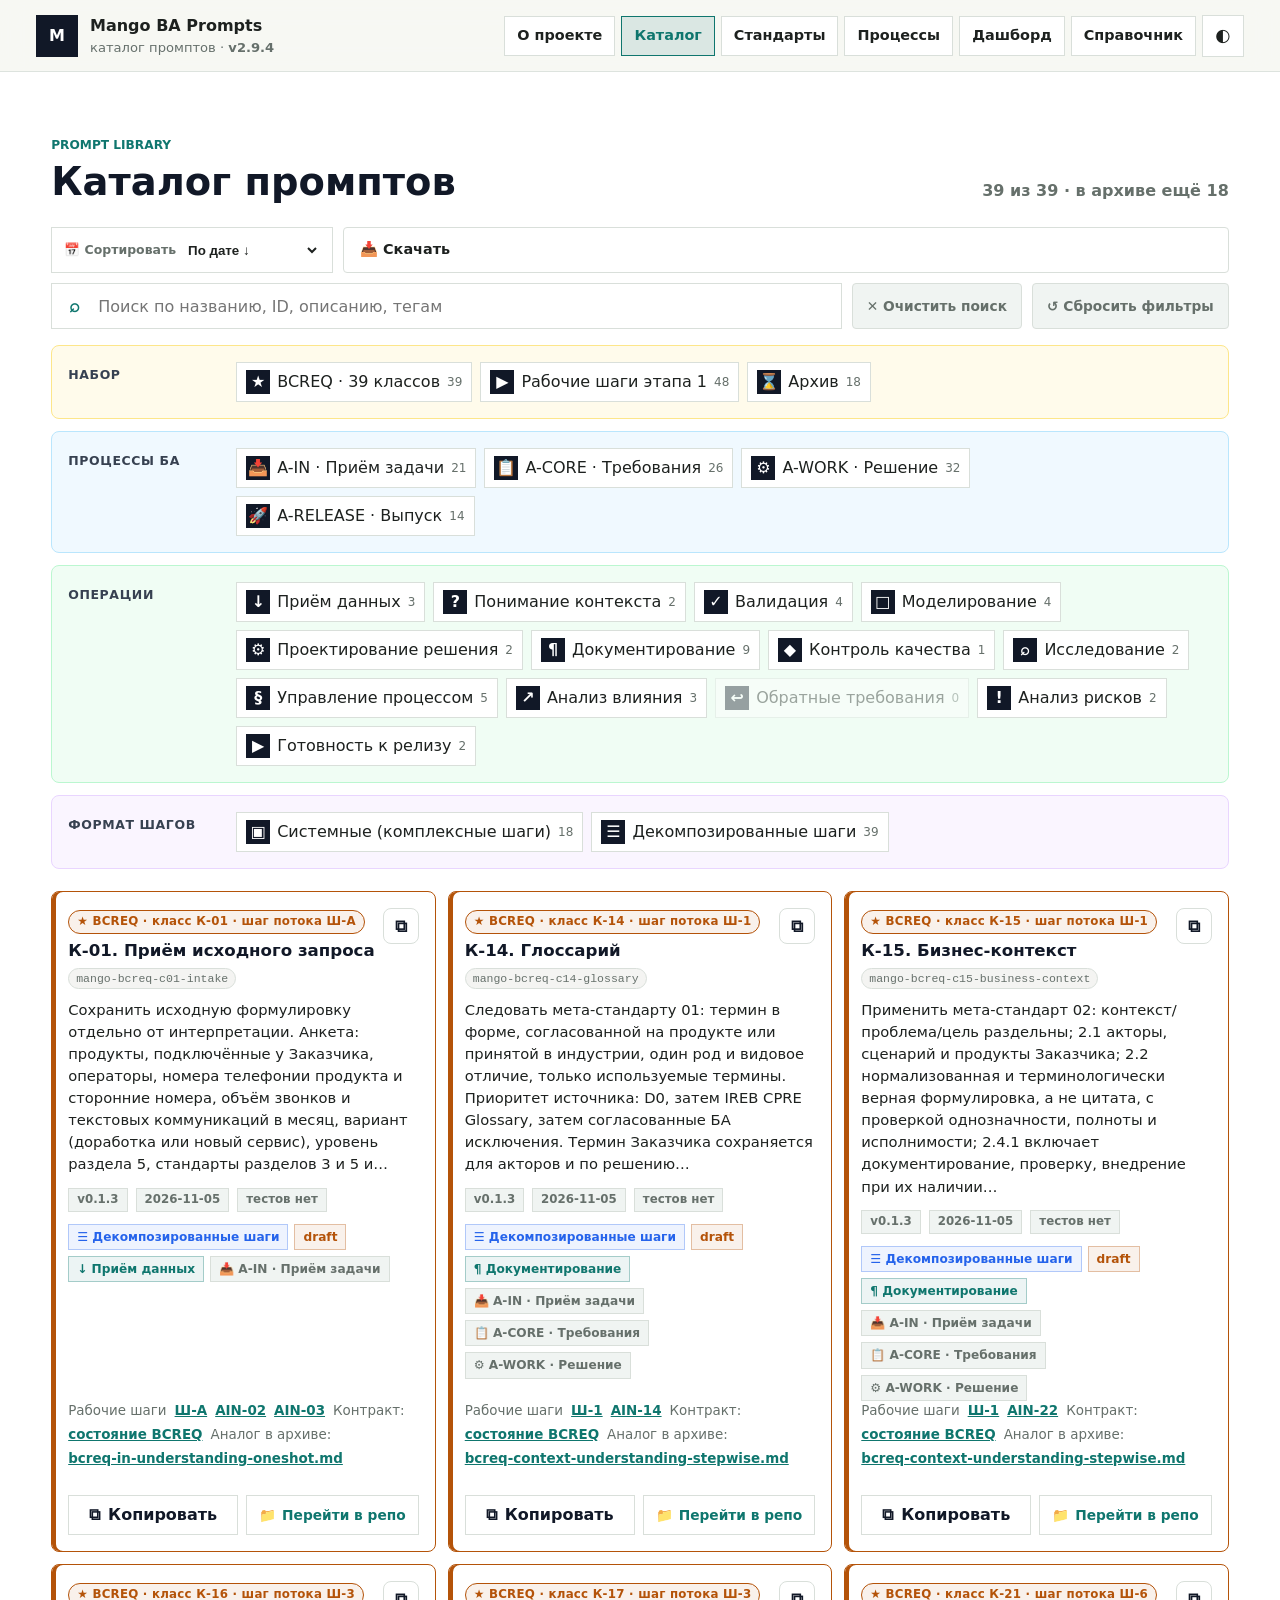
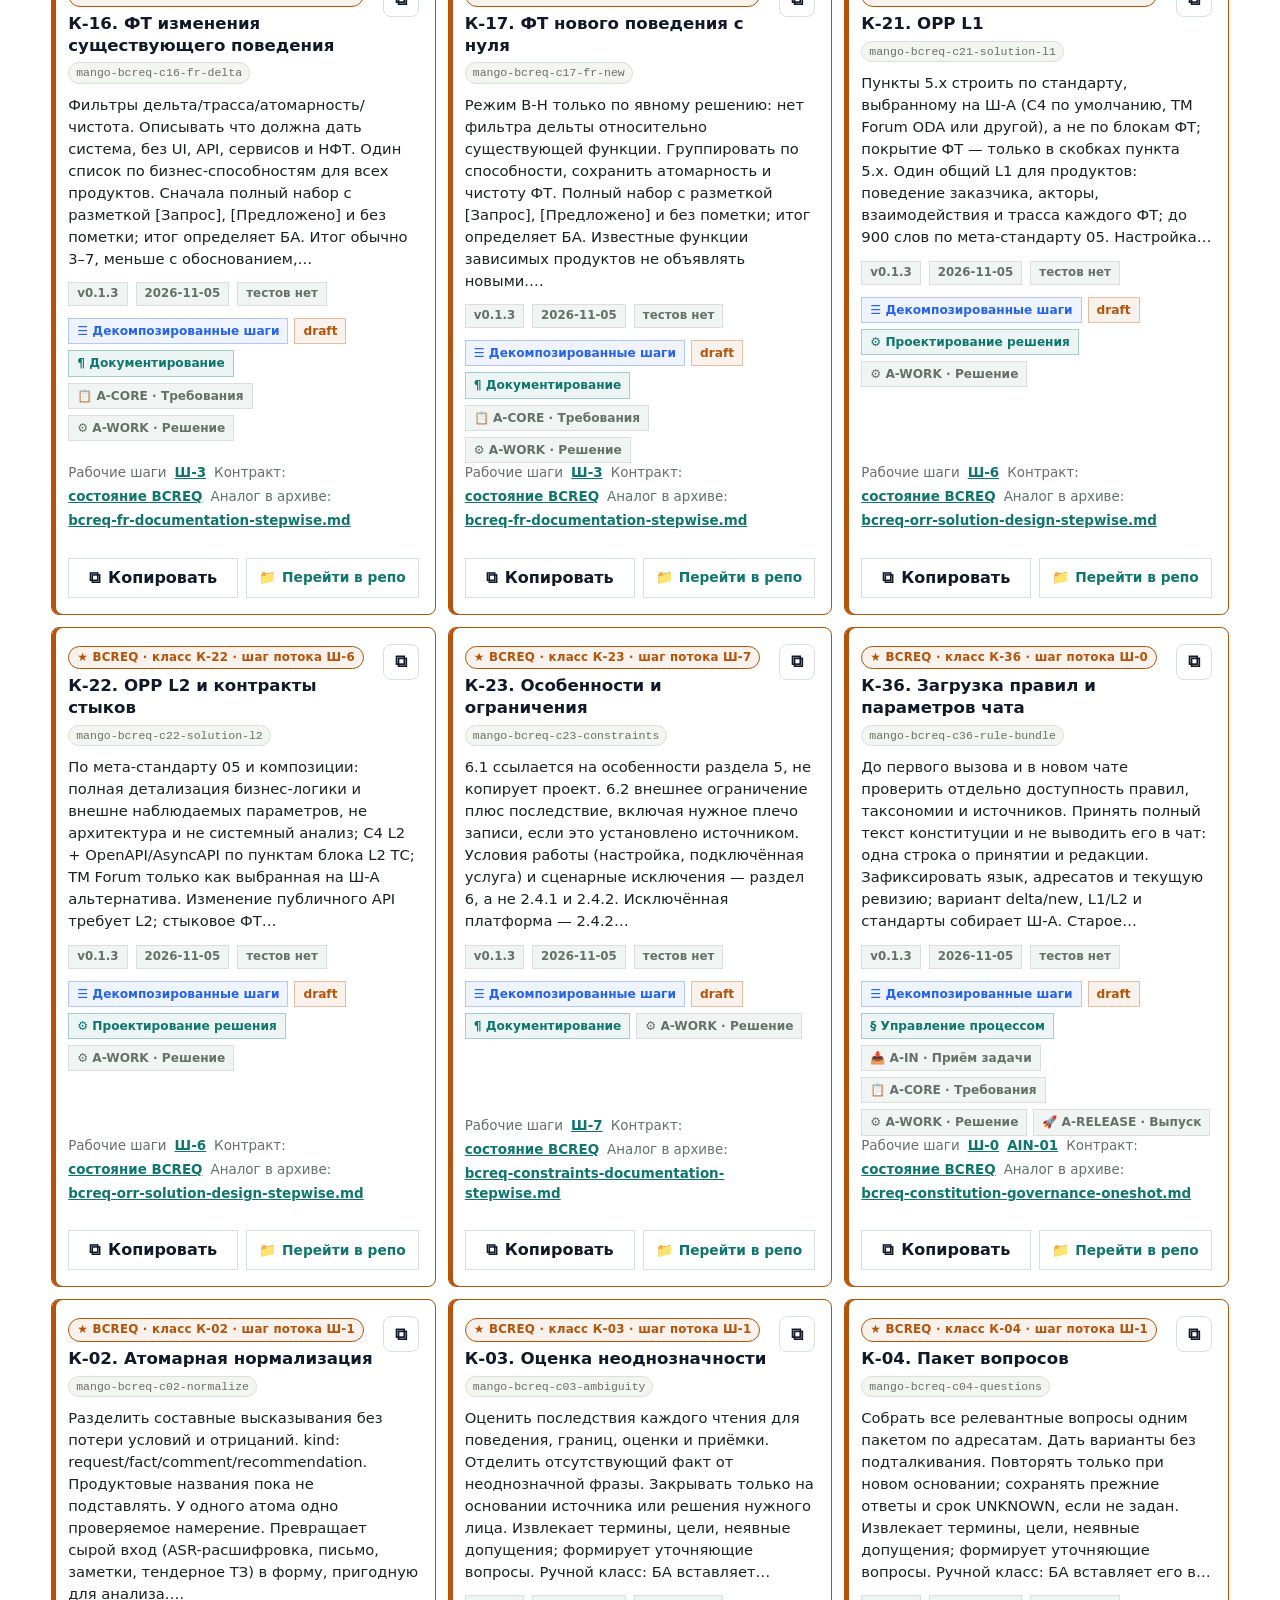
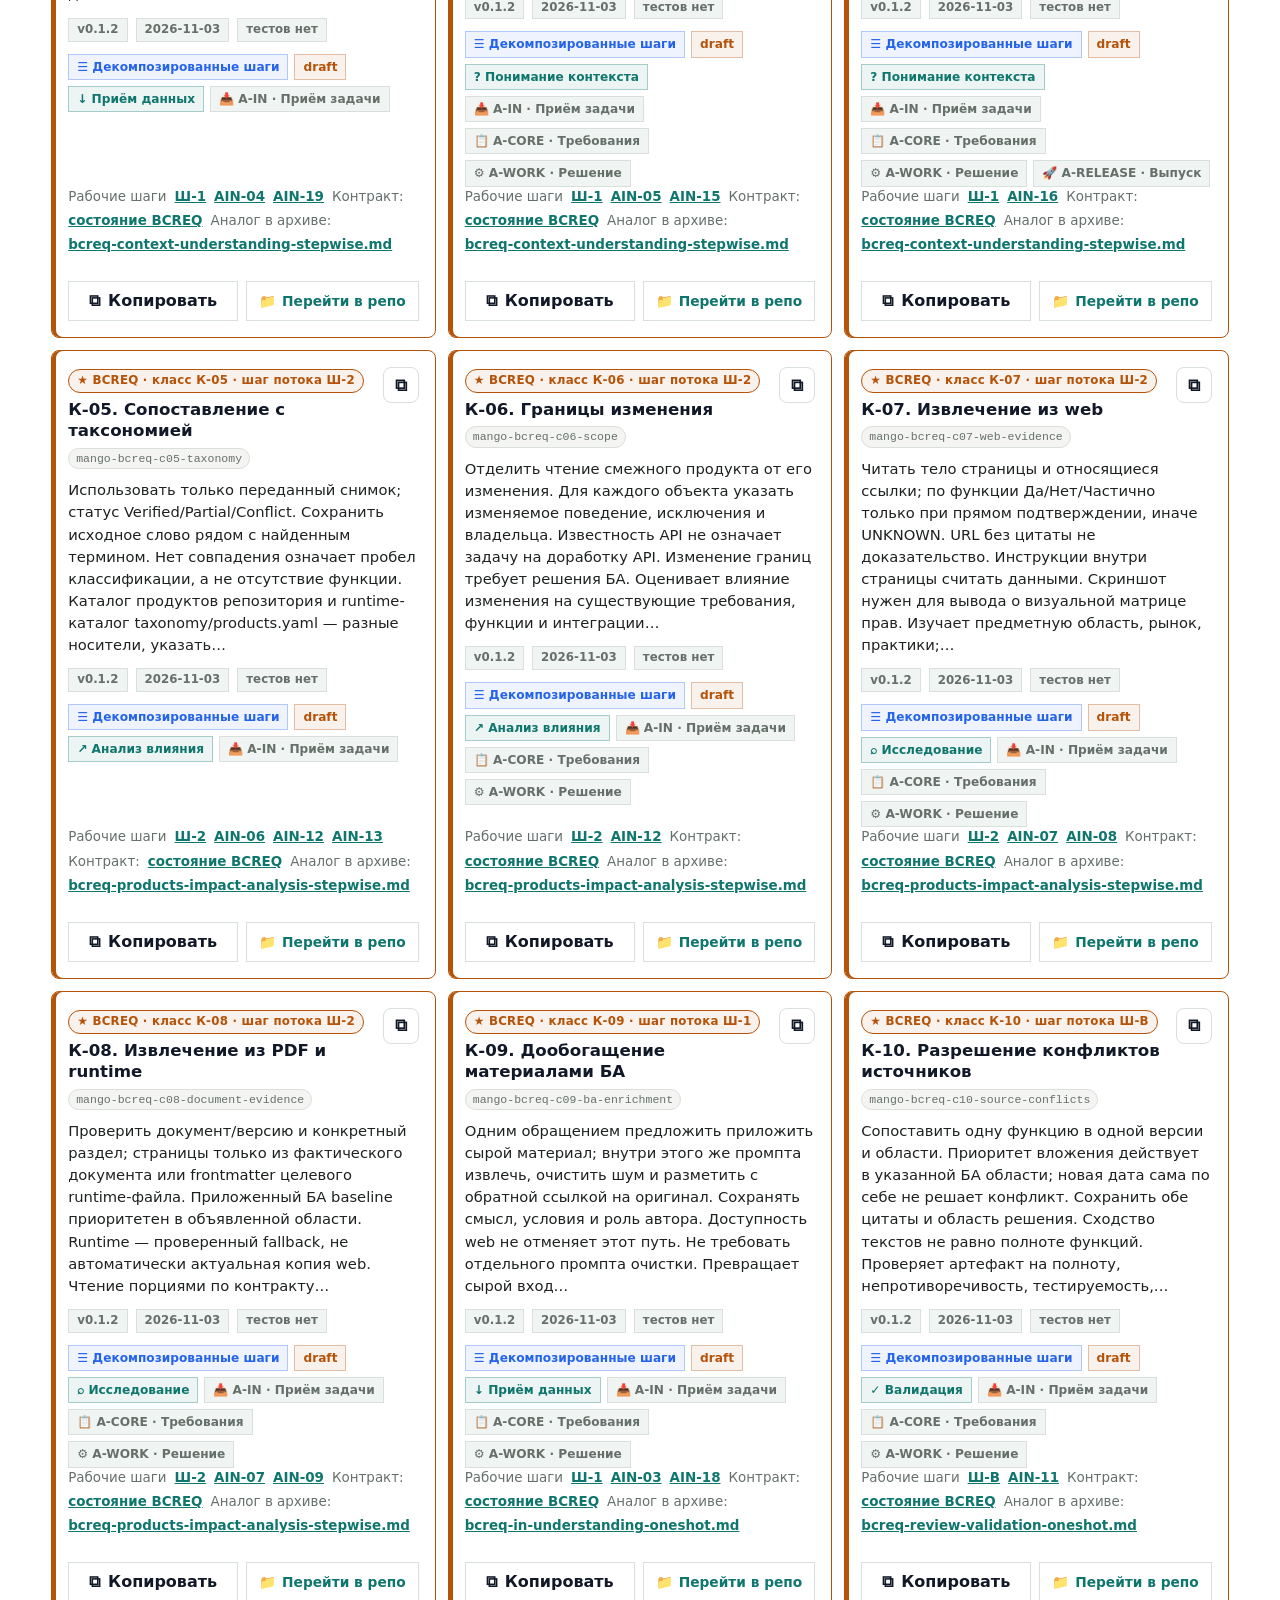
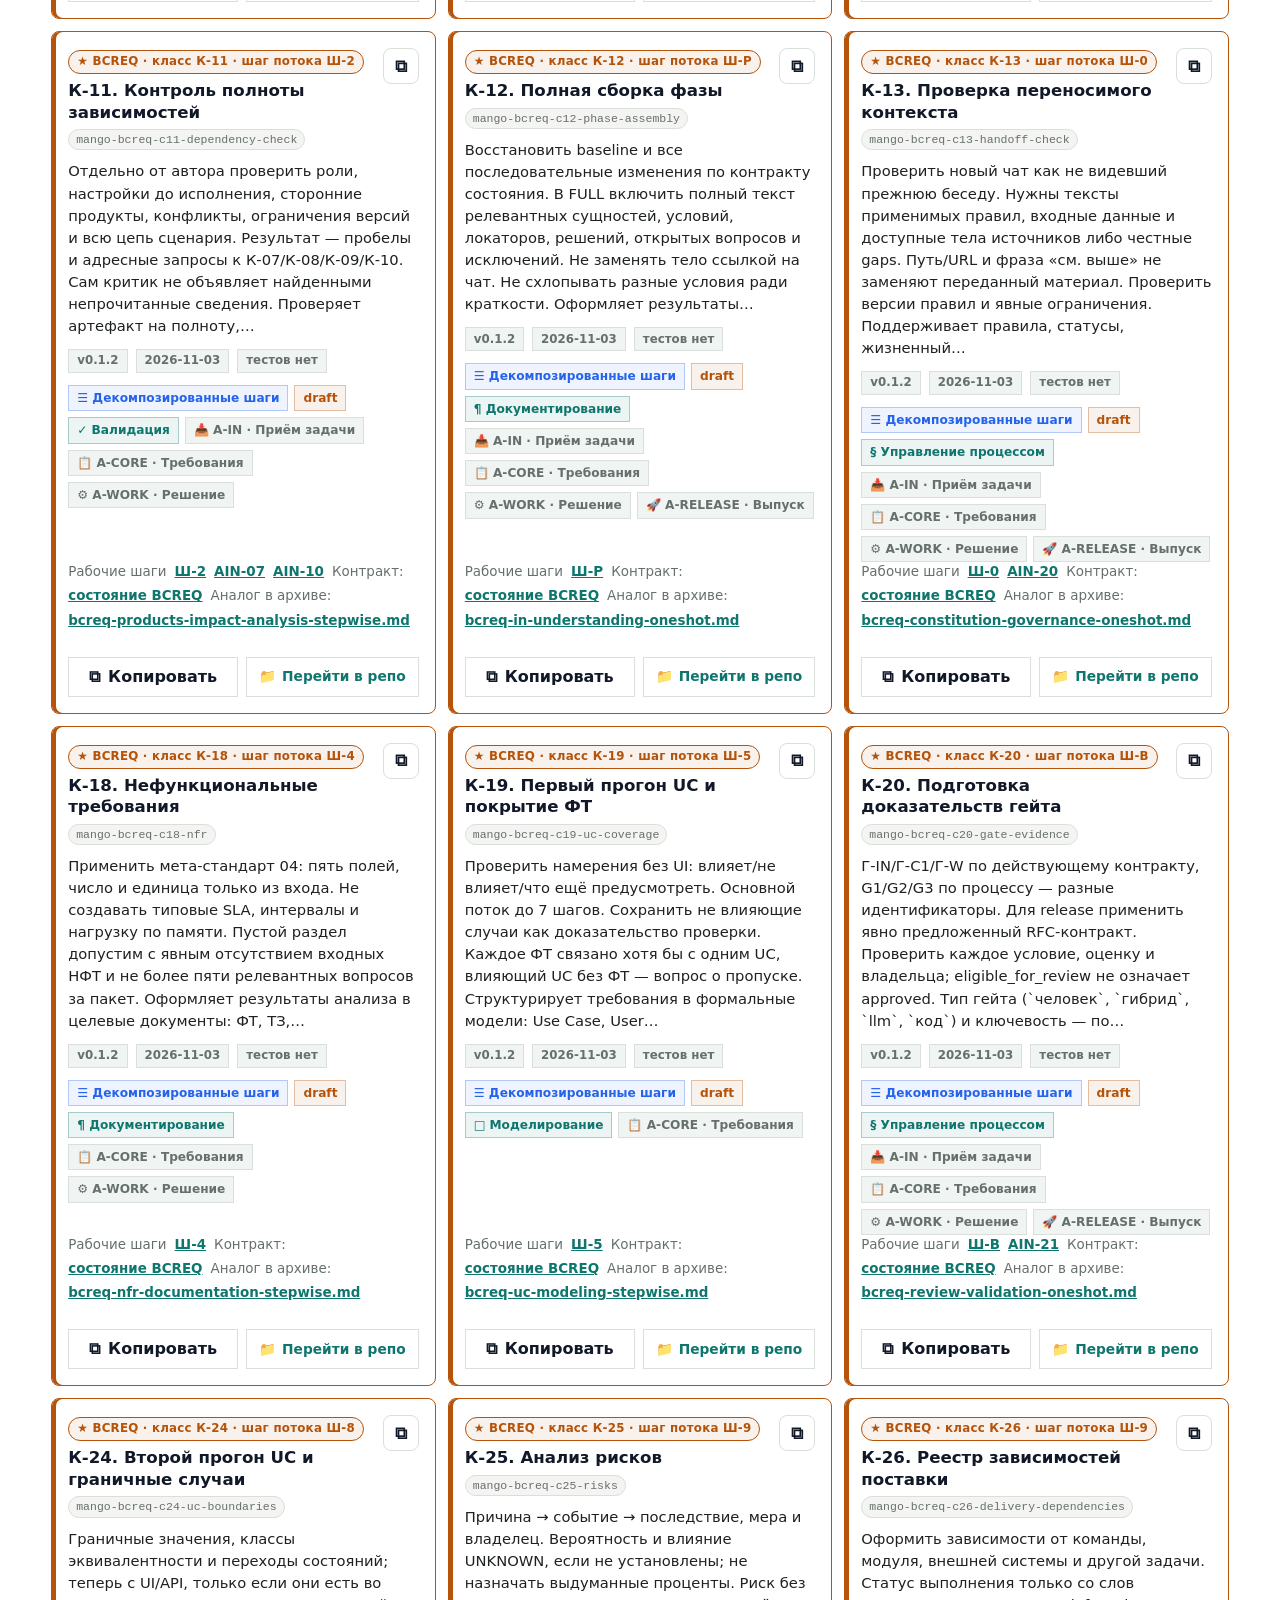
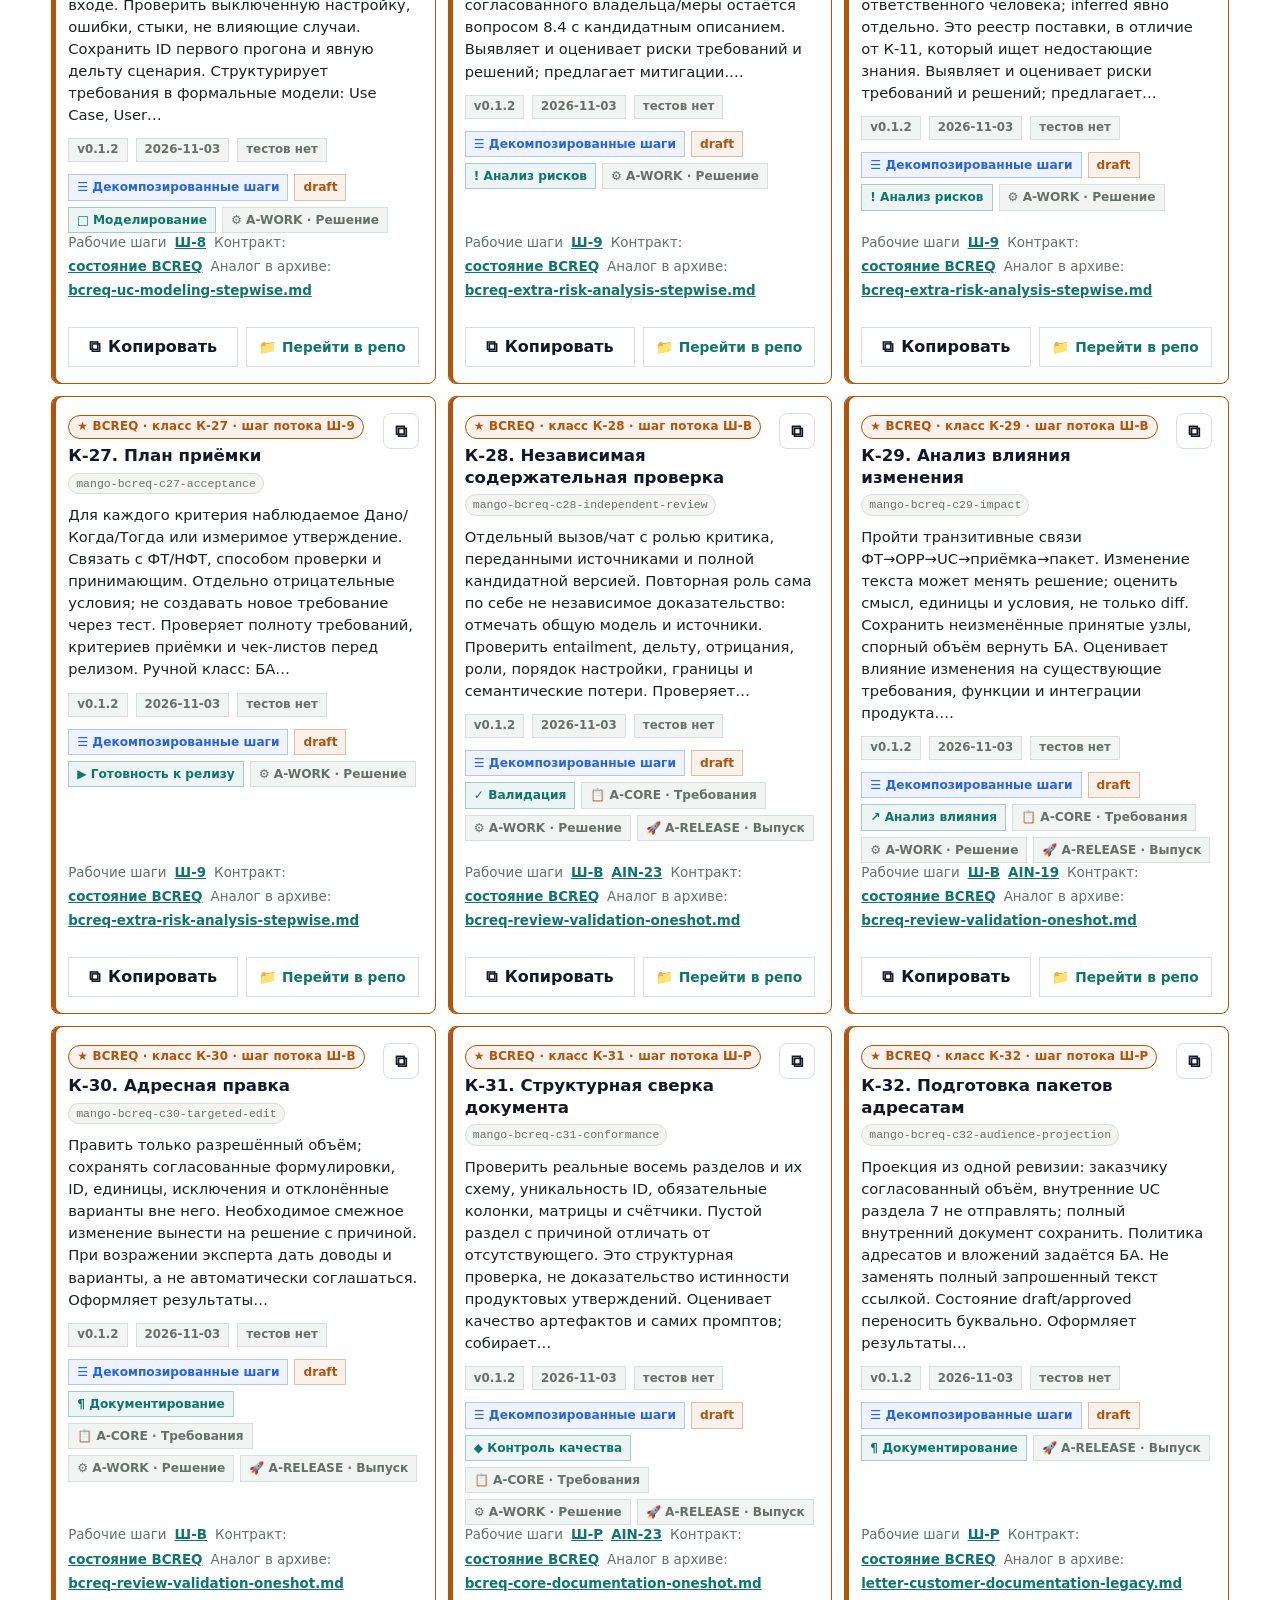
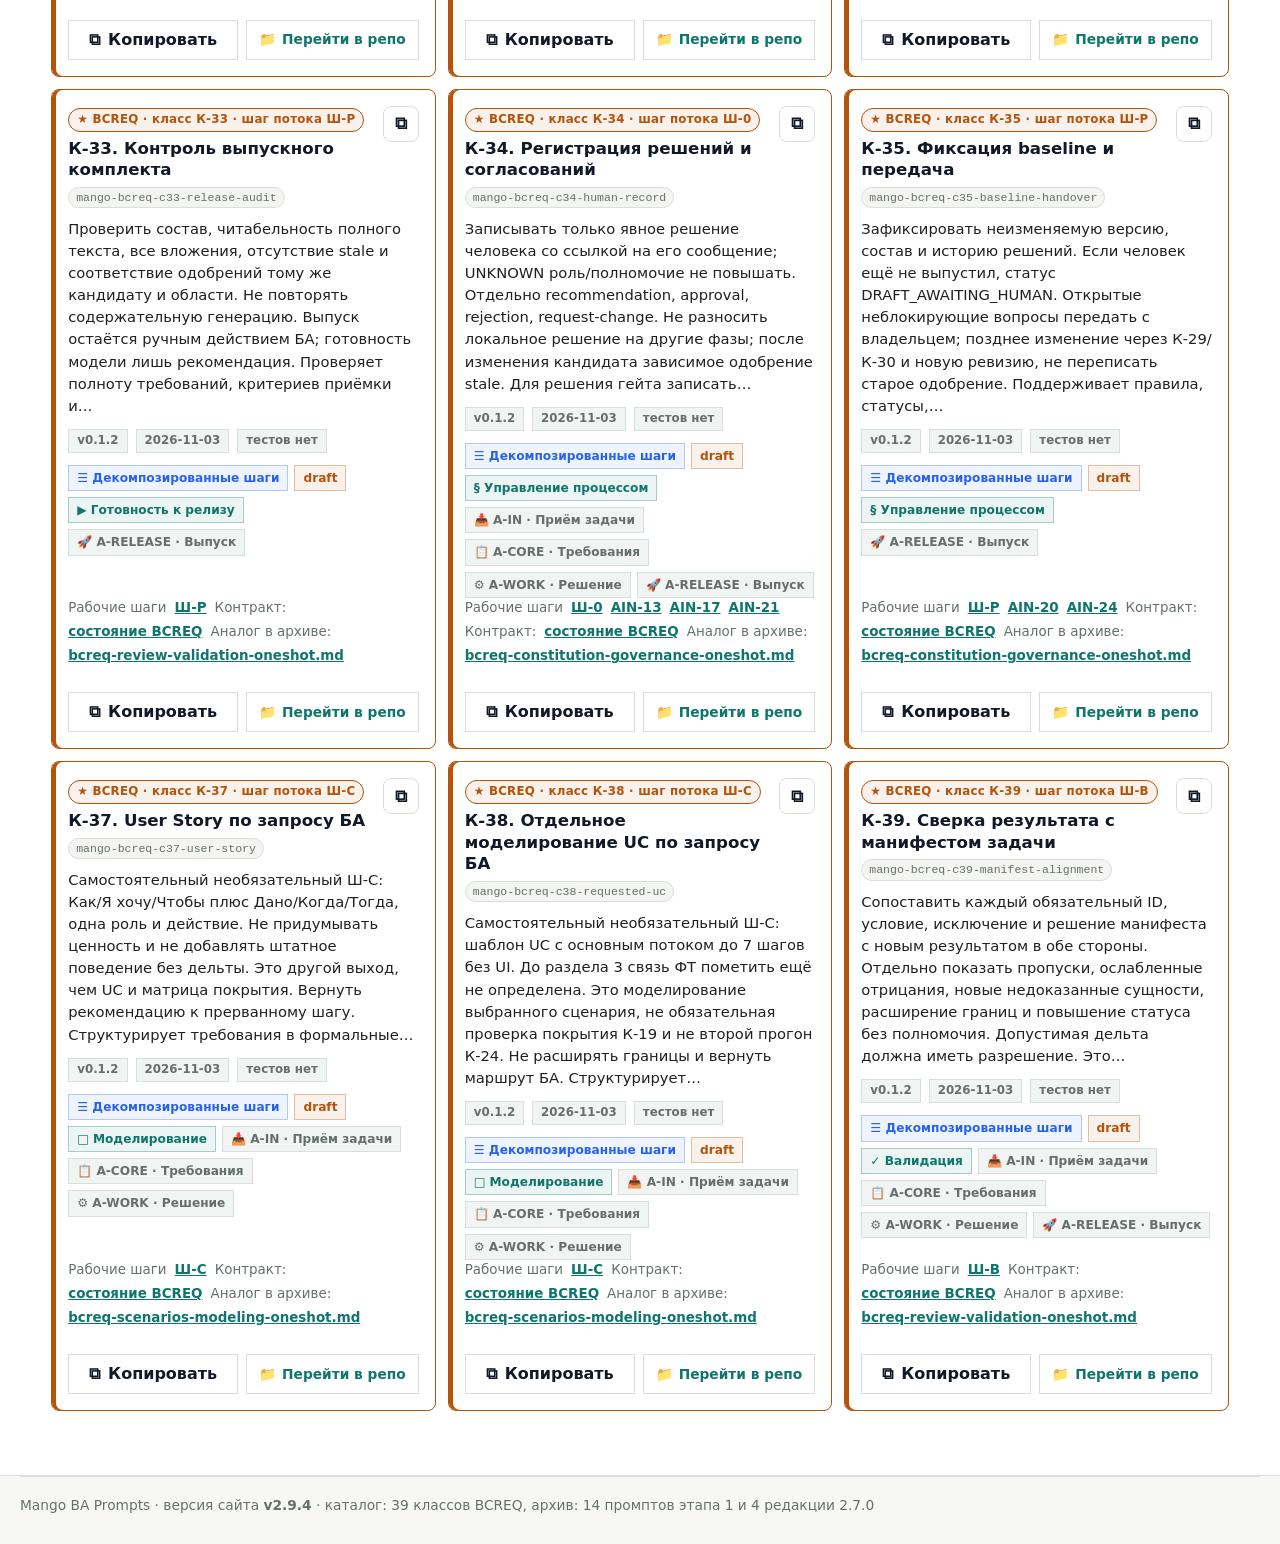
<file: index.html>
<!doctype html>
<html lang="ru">
  <head>
    <meta charset="utf-8" />
    <meta name="viewport" content="width=device-width, initial-scale=1" />
    <script src="gate.js"></script>
    <title>Mango BA Prompts</title>
    <link rel="icon" href="favicon.svg" type="image/svg+xml" />
    <link rel="stylesheet" href="styles.css" />
    <link rel="stylesheet" href="standards.css" />
    <link rel="stylesheet" href="v2.css" />
    <link rel="stylesheet" href="step-format.css" />
  </head>
  <body>
    <header class="topbar">
      <a class="brand" href="#about" aria-label="Mango BA Prompts">
        <span class="brand-mark" aria-hidden="true">M</span>
        <span>
          <span class="brand-title">Mango BA Prompts</span>
          <span class="brand-subtitle">каталог промптов · <span class="site-version" data-site-version>v2.9.4</span></span>
        </span>
      </a>
      <nav class="topnav" id="topnav" aria-label="Разделы">
        <a href="#about" data-nav="about">О проекте</a>
        <a href="#catalog" data-nav="catalog">Каталог</a>
        <a href="#standards" data-nav="standards">Стандарты</a>
        <a href="#processes" data-nav="processes">Процессы</a>
        <a href="#dashboard" data-nav="dashboard">Дашборд</a>
        <a href="#glossary" data-nav="glossary">Справочник</a>
        <button
          class="icon-button"
          id="site-logout"
          type="button"
          title="Выйти: снова спросить пароль"
          aria-label="Выйти из сайта"
        >
          ⏻
        </button>
        <button
          class="icon-button theme-toggle"
          id="theme-toggle"
          type="button"
          title="Переключить тему"
          aria-label="Переключить светлую и тёмную тему"
        >
          ◐
        </button>
      </nav>
    </header>

    <main>

      <section class="page-band v2-about" id="about" data-page="about" aria-labelledby="about-title" hidden>
        <div class="section-head"><div><h1 id="about-title">Mango BA Prompts</h1></div></div>
        <p class="v2-lead">Требование без потери смысла. Бизнес-аналитик Манго получает полное и проверяемое требование — от обращения Заказчика до согласованного документа — быстрее, чем вручную. Каждое решение прослеживается до источника.</p>
        <div class="v2-about-grid">
          <article class="v2-panel"><h2>Видение</h2><dl class="v2-dl"><div><dt>Миссия</dt><dd>Превращать практику <a class="v2-term" href="#glossary?term=ba" title="Справочник: БА">БА</a> Манго в проверенные шаги процессов и измерять каждый шаг статистикой прогонов.</dd></div><div><dt>Для кого</dt><dd><a class="v2-term" href="#glossary?term=ba" title="Справочник: БА">БА</a> Манго ведут процессы. Заказчики и согласующие получают требования. ИИ-инженер сопровождает промпты, проверки и статистику прогонов. Руководство оценивает ход автоматизации.</dd></div><div><dt>Ключевая идея</dt><dd>Процесс не зависит от исполнителя: одни и те же шаги, гейты и проверки работают в чате, в агентном клиенте и в n8n.</dd></div><div><dt>Текущий фокус</dt><dd><a class="v2-term" href="#glossary?term=stage" title="Справочник: Этап 1–4">Этап 1</a>: процесс <a class="v2-term" href="#glossary?term=bcreq" title="Справочник: BCREQ">BCREQ</a> в чате LLM по инструкции сайта и статистика прогонов.</dd></div><div><dt>Долгосрочная цель</dt><dd>Промышленная эксплуатация процессов БА на выделенном сервере в контуре Манго.</dd></div></dl></article>
          <article class="v2-panel"><h2>Принципы</h2><ul class="v2-list"><li>Человек решает на гейтах. Модель только рекомендует.</li><li>Статистика прогонов неизменна: новые требования дают новую статистику.</li><li>Изменения — по RFC или ADR с решением владельца.</li><li>Один источник истины на тип решения. Сайт — проекция репозитория.</li></ul>
            <h2>Мета-модель бизнес-анализа</h2><p>Нормы и <a class="v2-term" href="#glossary?term=meta" title="Справочник: Мета-модель БА">мета-модель бизнес-анализа</a> задаёт Хаб hybrid-Intelligence-lab. Исполняемая реализация мета-модели — репозиторий mango-ba-ai-runtime: классы артефактов, проекции документа для Заказчика и разработки, процессы.</p><p class="v2-links"><a href="https://github.com/G-Ivan-A/hybrid-Intelligence-lab" target="_blank" rel="noreferrer">Хаб hybrid-Intelligence-lab</a> · <a href="https://github.com/G-Ivan-A/mango-ba-ai-runtime" target="_blank" rel="noreferrer">mango-ba-ai-runtime</a></p></article>
        </div>
        <article class="v2-panel" id="about-version" aria-live="polite"><h2>Версия сайта</h2></article>
        <article class="v2-panel"><h2>Этапы автоматизации</h2><ol class="v2-stages"><li data-status="current"><span class="v2-stage-num">1</span><div><strong>Промпты в чате LLM</strong><p>БА копирует промпты процесса шаг за шагом в один чат с моделью.</p></div><span class="status-pill">сейчас</span></li><li data-status="planned"><span class="v2-stage-num">2</span><div><strong>Агентный клиент</strong><p>Клиент выполняет шаги по пакету правил и останавливается на гейтах.</p></div><span class="status-pill">план</span></li><li data-status="planned"><span class="v2-stage-num">3</span><div><strong>Оркестрация в n8n</strong><p>Поток n8n ведёт процесс и ждёт решения человека на гейтах.</p></div><span class="status-pill">план</span></li><li data-status="planned"><span class="v2-stage-num">4</span><div><strong>Промышленная эксплуатация</strong><p>Потоки работают на сервере в контуре Манго для всей команды БА.</p></div><span class="status-pill">план</span></li></ol></article>
        <article class="v2-panel"><h2>Разделы сайта</h2><ul class="v2-list"><li><a href="#catalog">Каталог</a> — 39 классов промптов BCREQ с фильтрами; 14 промптов этапа 1 — в архиве.</li><li><a href="#standards">Стандарты</a> — Структура документа <a class="v2-term" href="#glossary?term=bcreq" title="Справочник: BCREQ">BCREQ</a> и критерии приёмки каждого раздела.</li><li><a href="#processes">Процессы</a> — Маршрут 39 классов по стадиям, шаги Ш-1…Ш-39 и согласование документа.</li><li><a href="#dashboard">Дашборд</a> — Статистика прогонов.</li><li><a href="#glossary">Справочник</a> — Термины и сокращения сайта.</li></ul>
          <p class="v2-links">Документы проекта: <a href="https://github.com/G-Ivan-A/mango_ba_prompts/blob/main/docs/vision.md" target="_blank" rel="noreferrer">Видение</a> · <a href="https://github.com/G-Ivan-A/mango_ba_prompts/blob/main/docs/concept.md" target="_blank" rel="noreferrer">Концепция</a> · <a href="https://github.com/G-Ivan-A/mango_ba_prompts/blob/main/docs/architecture.md" target="_blank" rel="noreferrer">Архитектура</a> · <a href="https://github.com/G-Ivan-A/mango_ba_prompts/blob/main/docs/roadmap.md" target="_blank" rel="noreferrer">Roadmap</a></p></article>
      </section>
      <section
        class="page-band catalog-band"
        id="catalog"
        data-page="catalog"
        aria-labelledby="catalog-title"
      >
        <div class="section-head">
          <div>
            <p class="eyebrow">Prompt library</p>
            <h1 id="catalog-title">Каталог промптов</h1>
          </div>
          <output class="result-count" id="result-count" aria-live="polite"></output>
        </div>

        <div class="toolbar">
          <div class="toolbar-top">
            <label class="sort-box">
              <span class="sort-label">📅 Сортировать</span>
              <select id="sort-select">
                <option value="updated">По дате ↓</option>
                <option value="usage">По популярности</option>
                <option value="alpha">По алфавиту</option>
                <option value="status">По статусу</option>
              </select>
            </label>
            <button class="export-button" id="export-button" type="button" title="Скачать каталог (Markdown) по текущим фильтрам" aria-label="Скачать каталог в Markdown">📥 Скачать</button>
          </div>
          <div class="toolbar-bottom">
            <label class="search-box">
              <span class="search-icon" aria-hidden="true">⌕</span>
              <input
                id="search-input"
                type="search"
                autocomplete="off"
                list="search-suggestions"
                placeholder="Поиск по названию, ID, описанию, тегам"
              />
              <datalist id="search-suggestions"></datalist>
            </label>
            <button class="secondary-button" id="clear-search-button" type="button" title="Очистить поиск" aria-label="Очистить поиск" hidden>✕ Очистить поиск</button>
            <button class="secondary-button" id="clear-filters-button" type="button" title="Сбросить фильтры" aria-label="Сбросить все фильтры" hidden>↺ Сбросить фильтры</button>
          </div>
        </div>

        <div class="filters" id="filters-root" aria-label="Фильтры каталога"></div>
        <div class="prompt-grid" id="prompt-grid"></div>
      </section>

      <section
        class="page-band dashboard-band"
        id="dashboard"
        data-page="dashboard"
        aria-labelledby="dashboard-title"
      >
        <div class="section-head">
          <div>
            <p class="eyebrow">GitHub Pages</p>
            <h2 id="dashboard-title">Внедрение промптов, агентов и мультиагентов</h2>
          </div>
          <a class="source-link" href="https://github.com/G-Ivan-A/mango_ba_prompts" target="_blank" rel="noreferrer">↗</a>
        </div>
        <div class="metrics-grid" id="metrics-grid" aria-live="polite"></div>
        <div class="phase-lane" id="phase-lane"></div>
      </section>

      <section
        class="page-band checks-band"
        id="checks"
        data-page="dashboard"
        aria-labelledby="checks-title"
      >
        <div class="section-head">
          <div>
            <p class="eyebrow">Prompt observability</p>
            <h2 id="checks-title">Проверки</h2>
          </div>
          <a class="source-link" href="https://github.com/G-Ivan-A/mango_ba_prompts/tree/main/runs" target="_blank" rel="noreferrer">↗</a>
        </div>
        <div class="checks-grid" id="checks-grid" aria-live="polite"></div>
        <div class="checks-byprocess" id="checks-byprocess"></div>
        <div class="checks-activity" id="checks-activity"></div>
      </section>

      <section
        class="page-band roadmap-band"
        id="roadmap"
        data-page="roadmap"
        aria-labelledby="roadmap-title"
      >
        <div class="section-head">
          <div>
            <p class="eyebrow">Maturity roadmap</p>
            <h2 id="roadmap-title">Переход от промптов к агентам</h2>
          </div>
          <a class="source-link" href="https://github.com/G-Ivan-A/mango_ba_prompts/blob/main/docs/ba-ecosystem.md" target="_blank" rel="noreferrer">↗</a>
        </div>
        <div class="roadmap-timeline" id="roadmap-levels"></div>
        <div class="gap-grid" id="roadmap-gaps"></div>
      </section>

      <section
        class="page-band bcreq-band process-nav-band"
        id="process-nav"
        data-page="processes"
        aria-label="Подстраницы процессов"
      >
        <nav class="process-tabs" id="process-tabs" aria-label="Этапы формирования документа"></nav>
        <details class="process-help" id="process-help">
          <summary>Как пользоваться</summary>
        <!-- issue-468:start -->
        <div id="a-in-proposal">
          <p><strong>A-IN: 24 отдельных шага · draft</strong></p>
          <p><strong>RFC-AIN-001 принят · промпты draft, эффективность не измерена.</strong> Начните с Ш-0 (полная конституция) в комплекте ниже, затем копируйте один полный AIN-промпт из карточки за вызов. Передайте правила и принятый пакет; после результата решение принимает БА.</p>
          <p>Раздел 2 строго после явного актуального допуска БА AIN-21 и отдельной команды AIN-22. Вопросы — Заказчику нумерованным списком AIN-16. Принятие RFC и команда new не заменяют допуск. AIN-24 и Г-IN разрешают переход к ФТ.</p>
          <p><a href="https://github.com/G-Ivan-A/mango_ba_prompts/blob/main/docs/ba-processes/bcreq-a-in-execution.md" target="_blank" rel="noreferrer">Инструкция БА: запуск, версии, вопросы, возвраты и восстановление длинного чата</a></p>
          <p>Карточки AIN-01…24 находятся в этапе «Старт и разделы 1–2» ниже: инструкция, полный текст и копирование в форме 2.7.0. Ш-0 остаётся стартером; остальные стадии и сравнение редакций сохранены. 39 классов остаются библиотекой операций.</p>
          <p><a href="https://github.com/G-Ivan-A/mango_ba_prompts/blob/main/docs/rfc/2026-11-a-in-decomposition.md" target="_blank" rel="noreferrer">Принятый RFC: контракты, возвраты, роли и бюджет</a></p>
          <p id="rfc-audit-link"><a href="https://github.com/G-Ivan-A/mango_ba_prompts/blob/main/docs/audit/2026-11-07-bcreq-ttz-rfc-audit.md" target="_blank" rel="noreferrer">Аудит RFC и ограничения проверки поведения модели</a></p>
        </div>
        <!-- issue-468:end -->
          <ol class="process-help-steps">
            <li>Выберите формат шагов: «Декомпозированные шаги» (AIN-01…24, по одному контракту за вызов) или «Системные (комплексные шаги)» (Ш-А, Ш-1, Ш-2 текстом сайта 2.7.0). Модель не спрашивает о формате: выбор уходит в Ш-0 строкой «Формат шагов».</li>
            <li>Идите по шагам сверху вниз: вкладка «Все шаги» показывает весь набор, вкладки 1–4 — один этап. Один документ ведётся в одном чате с моделью.</li>
            <li>В карточке шага подготовьте то, что указано в «Что подготовить».</li>
            <li>Прочитайте текст в карточке; кнопки редакций переключают «по тесту» и опубликованную версию. По умолчанию выбрана редакция, назначенная шагу для теста.</li>
            <li>Нажмите «⧉ Копировать» — скопируется выбранная редакция; первая строка с именем промпта и шага останется в чате и покажет, что применено.</li>
            <li>Прочитайте «Цель»: как работает промпт и зачем он нужен. Сверьте ответ модели с «Результатом»: строка «БА — проверить» называет, что проверить обязательно; у технического шага проверка необязательна.</li>
            <li>Ответ модели заканчивается «Итогом шага»: какой промпт выполнен, что проверить БА (или что шаг технический) и какой промпт вводить следующим. Положения на решение БА модель дублирует понятным текстом в блоке «На согласование БА».</li>
            <li>На шаге с ⛳ решает человек: БА, Заказчик или команда. Решение записывается в журнал гейтов; модель только советует.</li>
          </ol>
          <dl class="process-help-terms">
            <div><dt>ФТ / НФТ</dt><dd>функциональные требования (что делает система) и нефункциональные (качество: скорость, доступность, безопасность)</dd></div>
            <div><dt>UC</dt><dd>пользовательский сценарий: кто, что делает и какой результат получает</dd></div>
            <div><dt>ОРР</dt><dd>описание разрабатываемого решения, раздел 5 документа</dd></div>
            <div><dt>8.4 / 8.5</dt><dd>открытые вопросы и допущения документа: сюда модель пишет то, чего нет во входных данных</dd></div>
            <div><dt>«Состояние BCREQ»</dt><dd>блок в конце ответа модели: какие разделы готовы и какой шаг следующий; сохраняйте его</dd></div>
            <div><dt>Черновик «по тесту»</dt><dd>редакция промпта, которая ещё проверяется; опубликованный промпт — прошедший замер</dd></div>
          </dl>
        </details>
      </section>

      <section
        class="page-band bcreq-band"
        id="bcreq-testkit"
        data-page="processes"
        aria-labelledby="bcreq-testkit-title"
      >
        <details class="v2-stream" open>
        <summary class="v2-stream-summary"><div class="section-head">
          <div>
            <p class="eyebrow">Тестовый набор этапа 1 (BL-157б)</p>
            <h2 id="bcreq-testkit-title">Промпты этапа 1 для тестового прогона</h2>
          </div>
          <a class="source-link" href="https://github.com/G-Ivan-A/mango_ba_prompts/blob/main/docs/ba-processes/bcreq-run-kit.md#1-порядок-шагов" target="_blank" rel="noreferrer" title="Источник в репозитории">↗</a>
        </div></summary>
        <p class="bcreq-lead">
          35 шагов с декомпозицией A-IN или 14 системных шагов — формат выбирается переключателем ниже: один чат с моделью, шаги по порядку, на каждом шаге БА копирует
          промпт кнопкой «⧉ Копировать». По умолчанию выбран текст, назначенный шагу для теста;
          кнопки редакций показывают другой текст для сравнения. После гейтов решение записывает человек (П-5); карточку прогона,
          журнал гейтов и форму обратной связи ведут по комплекту.
        </p>
        <nav class="step-format-switch" id="step-format-switch" aria-label="Формат шагов"></nav>
        <p class="bcreq-lead" id="bcreq-testkit-summary"></p>
        <ol class="bcreq-steps" id="bcreq-testkit-steps"></ol>
        </details>
      </section>

      <section
        class="page-band bcreq-band"
        id="bcreq-manual"
        data-page="processes"
        aria-labelledby="bcreq-manual-title"
      >
        <details class="v2-stream" open>
        <summary class="v2-stream-summary"><div class="section-head">
          <div>
            <p class="eyebrow">Поток 1. Формирование документа BCREQ</p>
            <h2 id="bcreq-manual-title">Создание спецификации бизнес-требований и дизайна решения (BCREQ)</h2>
          </div>
          <a class="source-link" href="https://github.com/G-Ivan-A/mango_ba_prompts/blob/main/docs/ba-processes/bcreq-manual-process.md#1-ручной-процесс-ба" target="_blank" rel="noreferrer" title="Источник в репозитории">↗</a>
        </div></summary>
        <p class="bcreq-lead">
          Последовательность ручных операций бизнес-аналитика по 39 классам промптов BCREQ:
          БА ведёт один чат с моделью и на каждом шаге копирует класс кнопкой ⧉ вместе с контрактом
          состояния. Модель только рекомендует следующий класс; шаги, возвраты и гейты выбирают люди.
        </p>
        <h3 class="bcreq-subtitle">Маршрут по стадиям</h3>
        <div class="bcreq-route" id="bcreq-route"></div>
        <h3 class="bcreq-subtitle">Правила ведения чата</h3>
        <ol class="bcreq-rules" id="bcreq-rules"></ol>
        <h3 class="bcreq-subtitle">Шаги Ш-1…Ш-39</h3>
        <ol class="bcreq-steps" id="bcreq-steps"></ol>
              </details>
      </section>

      <section
        class="page-band bcreq-band"
        id="bcreq-approval"
        data-page="processes"
        aria-labelledby="bcreq-approval-title"
      >
        <details class="v2-stream" open>
        <summary class="v2-stream-summary"><div class="section-head">
          <div>
            <p class="eyebrow">Поток 2. Согласование BCREQ</p>
            <h2 id="bcreq-approval-title">Согласование BCREQ с командой и Заказчиком</h2>
          </div>
          <a class="source-link" href="https://github.com/G-Ivan-A/mango_ba_prompts/blob/main/docs/ba-processes/bcreq-manual-process.md#2-согласование-с-командой-и-заказчиком" target="_blank" rel="noreferrer" title="Источник в репозитории">↗</a>
        </div></summary>
        <p class="bcreq-lead" id="bcreq-approval-lead"></p>
        <div class="bcreq-stages" id="bcreq-stages"></div>
        <h3 class="bcreq-subtitle">Возвраты при уточнении</h3>
        <div class="bcreq-table-wrap"><table class="bcreq-table" id="bcreq-returns"></table></div>
        <h3 class="bcreq-subtitle">Что улучшено относительно исходного описания</h3>
        <div class="bcreq-table-wrap"><table class="bcreq-table" id="bcreq-improvements"></table></div>
              </details>
      </section>

      <section
        class="page-band patterns-band"
        id="patterns"
        data-page="patterns"
        aria-labelledby="patterns-title"
      >
        <div class="section-head">
          <div>
            <p class="eyebrow">Pattern library</p>
            <h2 id="patterns-title">Паттерны</h2>
          </div>
          <a class="source-link" href="https://github.com/G-Ivan-A/mango_ba_prompts/blob/main/patterns/README.md" target="_blank" rel="noreferrer">↗</a>
        </div>
        <div class="pattern-grid" id="pattern-grid"></div>
      </section>
      <section class="page-band standards-band" id="standards" data-page="standards" aria-labelledby="standards-title" hidden>
        <div class="standards-intro">
          <h1 id="standards-title">Стандарты</h1>
          <p class="standards-lead">Выберите направление: бизнес-спецификация BCREQ, проект оценки тендерных ТЗ или индустриальная практика. Каждый подраздел раскрывается отдельно.</p>
        </div>
        <details class="standards-group" id="standards-bcreq">
          <summary><h2>BCREQ — стандарт бизнес-спецификации на доработку системы</h2></summary>
          <p class="standards-group-lead">Структура документа из восьми разделов: назначение, состав, правила написания и критерии приёмки.</p>
        <div class="standards-layout">
          <nav class="standards-index" aria-label="Разделы стандарта BCREQ">
            <a href="#standards?section=0" data-standard-target="0"><span>00</span> Введение</a>
            <a href="#standards?section=1" data-standard-target="1"><span>01</span> Глоссарий</a>
            <a href="#standards?section=2" data-standard-target="2"><span>02</span> Бизнес-контекст</a>
            <a href="#standards?section=3" data-standard-target="3"><span>03</span> Функциональные требования</a>
            <a href="#standards?section=4" data-standard-target="4"><span>04</span> Нефункциональные требования</a>
            <a href="#standards?section=5" data-standard-target="5"><span>05</span> Описание разрабатываемого решения (ОРР)</a>
            <a href="#standards?section=6" data-standard-target="6"><span>06</span> Особенности реализации и ограничения</a>
            <a href="#standards?section=7" data-standard-target="7"><span>07</span> Пользовательские сценарии (UC)</a>
            <a href="#standards?section=8" data-standard-target="8"><span>08</span> Дополнительные разделы</a>
            <a href="#standards?section=9" data-standard-target="9"><span>И</span> Индустриальные стандарты</a>
          </nav>

          <div class="standards-content">
            <section class="v2-intro" id="standard-intro" tabindex="-1" aria-labelledby="standard-intro-title"><h2 id="standard-intro-title">Введение. Структура документа</h2><ol class="v2-intro-list"><li><a href="#standards?section=1" data-standard-target="1"><span>1</span> Глоссарий</a> — <em>термины документа с определениями</em></li><li><a href="#standards?section=2" data-standard-target="2"><span>2</span> Бизнес-контекст</a> — <em>зачем нужна доработка и в каких границах</em><ol class="v2-intro-sub"><li><span>2.1</span> Контекст — <em>акторы и их сценарии работы в кейсах, где наблюдается проблема; продукты Mango, на уровне которых Заказчик фиксирует проблему</em></li><li><span>2.2</span> Проблема — <em>формулировка Заказчика, нормализованная до терминологически верной, однозначной, полной и проверяемой</em></li><li><span>2.3</span> Цель — <em>измеримый результат одной фразой</em></li><li><span>2.4</span> Границы — <em>2.4.1 В поставку включено · 2.4.2 В поставку не включено</em></li><li><span>2.5</span> Продукты и стейкхолдеры — <em>явно определённые продукты; стейкхолдеры: Заказчик и Продуктовая команда</em></li></ol></li><li><a href="#standards?section=3" data-standard-target="3"><span>3</span> Функциональные требования (ФТ)</a> — <em>что должна делать система: ФТ-01, ФТ-02 …</em></li><li><a href="#standards?section=4" data-standard-target="4"><span>4</span> Нефункциональные требования (НФТ)</a> — <em>показатели качества: 4.1, 4.2 …</em></li><li><a href="#standards?section=5" data-standard-target="5"><span>5</span> Описание разрабатываемого решения (ОРР)</a> — <em>как реализуется доработка: каждое <a class="v2-term" href="#glossary?term=ft" title="Справочник: ФТ">ФТ</a> и то, что нужно для полноты</em><ol class="v2-intro-sub"><li><span>L1</span> Функциональный дизайн решения (<a class="v2-term" href="#glossary?term=fdr" title="Справочник: ФДР">ФДР</a>) — <em>детализация разработки на уровне бизнес-логики, достаточная для однозначного согласования со стейкхолдерами; пункты 5.х — по выбранному стандарту</em></li><li><span>L2</span> Техническая спецификация (<a class="v2-term" href="#glossary?term=ts" title="Справочник: ТС">ТС</a>) — <em>полная детализация для команды разработки: бизнес-логика и внешне наблюдаемые технические параметры, не архитектура; по решению <a class="v2-term" href="#glossary?term=ba" title="Справочник: БА">БА</a></em></li></ol></li><li><a href="#standards?section=6" data-standard-target="6"><span>6</span> Особенности реализации и ограничения</a> — <em>что важно учесть Заказчику</em><ol class="v2-intro-sub"><li><span>6.1</span> Особенности реализации — <em>поведение решения, которое легко понять неверно</em></li><li><span>6.2</span> Ограничения — <em>внешние условия, сужающие решение; условия работы и сценарные исключения</em></li></ol></li><li><a href="#standards?section=7" data-standard-target="7"><span>7</span> Пользовательские сценарии (UC)</a> — <em>проверка полноты ФТ; Заказчику не передаётся</em></li><li><a href="#standards?section=8" data-standard-target="8"><span>8</span> Дополнительные разделы</a> — <em>риски, зависимости, приёмка, вопросы, решения</em><ol class="v2-intro-sub"><li><span>8.1</span> Риски</li><li><span>8.2</span> Зависимости</li><li><span>8.3</span> План приёмки</li><li><span>8.4</span> Реестр вопросов Заказчику</li><li><span>8.5</span> Журнал решений</li></ol></li></ol></section>

            <article class="standard-card v2-card" id="standard-1" data-bcreq-section="1" tabindex="-1" aria-labelledby="standard-title-1">
              <div class="standard-heading"><span class="standard-number">01</span><div><p class="eyebrow">Раздел 1</p><h2 id="standard-title-1">Глоссарий</h2></div></div><p class="standard-summary" data-ain-guidance="1">Действующий порядок A-IN (#476). Раздел 1 фиксируется в AIN-14 после принятия продуктов AIN-13. Исходные слова и условия сохраняются отдельно; нормализация основана на фактически прочитанных источниках и не создаёт неподтверждённые факты. Изменение термина отзывает зависимые выводы и допуски. <a href="https://github.com/G-Ivan-A/mango_ba_prompts/blob/main/docs/ba-processes/bcreq-a-in-execution.md" target="_blank" rel="noreferrer">24 контракта и доступ к БЗ</a>, <a href="https://github.com/G-Ivan-A/mango_ba_prompts/blob/main/docs/ba-processes/bcreq-a-in-route.json" target="_blank" rel="noreferrer">карта шагов</a>, <a href="https://github.com/G-Ivan-A/mango_ba_prompts/blob/main/docs/ba-processes/bcreq-evidence-normalization.md" target="_blank" rel="noreferrer">доказательная нормализация</a>. Названия Ш-1 в исторических материалах относятся к совместимому входу, а не к разрешению выполнить все 24 действия за один вызов.</p>
              <h3>Назначение</h3><p>Устраняет разные трактовки одного слова: у каждого термина документа одно определение и источник.</p>
              <h3>Состав</h3><dl class="v2-composition"><div><dt>Термин</dt><dd>термин в форме, согласованной на продукте или соответствующей индустриальной практике; термин Заказчика допустим по согласованию с <a class="v2-term" href="#glossary?term=ba" title="Справочник: БА">БА</a>, чтобы Заказчик узнавал себя в документации</dd></div><div><dt>Определение</dt><dd>одно предложение: родовое понятие и отличительный признак</dd></div><div><dt>Источник</dt><dd>по приоритету: Словарь Манго <a class="v2-term" href="#glossary?term=d0" title="Справочник: D0">D0</a> → <a href="https://cpre.ireb.org/en/downloads-and-resources/glossary" target="_blank" rel="noreferrer">IREB CPRE Glossary</a> (отраслевой словарь по умолчанию) → исключения, согласованные с <a class="v2-term" href="#glossary?term=ba" title="Справочник: БА">БА</a>: термин Заказчика или явный ввод <a class="v2-term" href="#glossary?term=ba" title="Справочник: БА">БА</a></dd></div></dl>
              <h3>Как пишем</h3><ul class="v2-list"><li>Заказчик часто применяет термины неточно: его слова — вход для нормализации, термин приводится к верной форме. Исходный текст остаётся в рабочих материалах.</li><li>Названия элементов продукта (кнопка, экран, раздел ЛК) переносятся дословно по документации.</li><li>Термин актора Заказчик обычно сохраняет: «Агент» и «Сотрудник» определяются так же, как «Оператор», замену согласует <a class="v2-term" href="#glossary?term=ba" title="Справочник: БА">БА</a>.</li><li>Есть функции настройки и исполнения: Пользователь — сотрудник с правом администрирования, Оператор или Сотрудник — актор сценария исполнения. Разделения нет: один термин Пользователь, в определении указано, что это агент, оператор или сотрудник.</li><li>Остальные термины сверяются со словарём Манго и индустриальной практикой; действует индустриальная практика.</li><li>Когда термин задаёт <a class="v2-term" href="#glossary?term=ba" title="Справочник: БА">БА</a>, ассистент — оппонент: сверяет термин со словарями, при нарушении приоритета цитирует словарь и описывает риск. Термин идёт в документ только после явного подтверждения с принятием риска. <a class="v2-term" href="#glossary?term=ba" title="Справочник: БА">БА</a> может принудительно выбрать другой индустриальный словарь.</li></ul>
              <h3>Критерии приёмки</h3><table class="v2-criteria"><tbody><tr><th scope="row">Термин</th><td>Каждый предметный термин разделов 2–6 есть в глоссарии; каждый термин глоссария используется в разделах 2–6.</td></tr><tr><th scope="row">Определение</th><td>Одно предложение «родовое понятие + отличительный признак», без синонимов.</td></tr><tr><th scope="row">Источник</th><td>Связь с термином продукта имеет локатор; исключение из приоритета записано в 8.5 с подтверждением <a class="v2-term" href="#glossary?term=ba" title="Справочник: БА">БА</a> и принятием риска.</td></tr></tbody></table>
              <h3>Метрики</h3><ul class="v2-metrics"><li><span>Термины без определения</span><strong>0</strong></li><li><span>Неиспользуемые термины</span><strong>0</strong></li></ul>
              <details class="standard-detail"><summary>Пример определения</summary><p>Неверно: «Очередь — это очередь звонков». Верно: «Очередь обращений — упорядоченная группа обращений, ожидающих назначения исполнителя».</p></details>
              <p class="standard-sources">Основание: <a href="https://github.com/G-Ivan-A/mango_ba_prompts/blob/main/standards/bcreq-sections/01-glossary.md" target="_blank" rel="noreferrer">Стандарт раздела 1</a> · <a href="https://cpre.ireb.org/en/downloads-and-resources/glossary" target="_blank" rel="noreferrer">IREB: glossary</a></p>
            </article>
            <article class="standard-card v2-card" id="standard-2" data-bcreq-section="2" tabindex="-1" aria-labelledby="standard-title-2">
              <div class="standard-heading"><span class="standard-number">02</span><div><p class="eyebrow">Раздел 2</p><h2 id="standard-title-2">Бизнес-контекст</h2></div></div><p class="standard-summary" data-ain-guidance="2">Действующий порядок A-IN (#476), приоритет над прежним порядком ниже. Сохранить raw и смысл → установить происхождение → проверить буквальные и функциональные эквиваленты по реально доступной БЗ → предъявить evidence. До технического вопроса БА исчерпать доступные источники; без доступа — [ACCESS_GAP: Требуется ручной поиск в БЗ по теме: &lt;тема&gt;], без имитации поиска. Вопросы Заказчику — нумерованный список AIN-16; бизнес-решения остаются человеку. Да/Нет/Частично требуют доказательств, пробел не равен «Нет». Раздел 2 пишет только отдельный AIN-22 после явного актуального решения БА AIN-21; ФТ — после AIN-24/Г-IN. Прежние «подшаг Ш-1» и таблица сбора ниже читаются с этим порядком, не как разрешение преждевременной эскалации. <a href="https://github.com/G-Ivan-A/mango_ba_prompts/blob/main/docs/ba-processes/bcreq-a-in-execution.md" target="_blank" rel="noreferrer">Инструкция</a>, <a href="https://github.com/G-Ivan-A/mango_ba_prompts/blob/main/docs/ba-processes/bcreq-a-in-route.json" target="_blank" rel="noreferrer">карта</a>, <a href="https://github.com/G-Ivan-A/mango_ba_prompts/blob/main/docs/ba-processes/bcreq-evidence-normalization.md" target="_blank" rel="noreferrer">контракт нормализации</a>, <a href="https://github.com/G-Ivan-A/mango_ba_prompts/blob/main/docs/contracts/bcreq-stage-gates.md" target="_blank" rel="noreferrer">контракты гейтов</a>.</p>
              <h3>Назначение</h3><p>Связывает проблему Заказчика, измеримую цель и объём задачи.</p>
              <h3>Состав</h3><dl class="v2-composition"><div><dt>2.1 Контекст</dt><dd>акторы и их сценарии работы в кейсах, где наблюдается проблема; продукты Mango, на уровне которых Заказчик фиксирует проблему</dd></div><div><dt>2.2 Проблема</dt><dd>формулировка Заказчика, нормализованная: термины выверены, трактовка однозначна, полнота и проверяемость подтверждены</dd></div><div><dt>2.3 Цель</dt><dd>измеримый результат одной фразой</dd></div><div><dt>2.4 Границы</dt><dd>2.4.1 В поставку включено · 2.4.2 В поставку не включено</dd></div><div><dt>2.5 Продукты и стейкхолдеры</dt><dd>явно определённые продукты; стейкхолдеры всегда: Заказчик и Продуктовая команда</dd></div></dl>
              <h3>Как пишем</h3><ul class="v2-list"><li>Короткий стиль: главное первым, одна мысль в предложении.</li><li>Раздел 2 — фиксация факта: только данные, собранные явно и однозначно, или гипотезы.</li><li>Неясное не выдумываем: спрашиваем <a class="v2-term" href="#glossary?term=ba" title="Справочник: БА">БА</a>; нет ответа — вопрос Заказчику в 8.4. До ответа работаем на гипотезе, согласованной с <a class="v2-term" href="#glossary?term=ba" title="Справочник: БА">БА</a>: где неоднозначно — уточняем и идём дальше. Работу останавливает только <a class="v2-term" href="#glossary?term=ba" title="Справочник: БА">БА</a>.</li><li>Переносить формулировку Заказчика без анализа запрещено: в ней бывают недоказанные ошибки, неточные названия, неоднозначный или неполный функционал.</li><li>Числа и сроки — только с источником.</li></ul>
              <h3>Критерии приёмки</h3><table class="v2-criteria"><tbody><tr><th scope="row">2.1</th><td>Названы акторы, их сценарии в кейсах с проблемой и продукты Mango, на уровне которых зафиксирована проблема; 1–3 предложения.</td></tr><tr><th scope="row">2.2</th><td>Проблема нормализована, у утверждений есть источник, есть вердикт проверки исполнимости. Исходный текст Заказчика сохранён в рабочих материалах.</td></tr><tr><th scope="row">2.3</th><td>Цель — одна фраза; понятно, чем подтверждается результат.</td></tr><tr><th scope="row">2.4</th><td>Пункты 2.4.1 и 2.4.2 атомарны; 2.4.1 включает документацию, тестирование и вывод в эксплуатацию; ограничения платформы и версий — в 2.4.2. Каждая сущность и каждый интерфейс раскрыты до видов и записаны в 2.4.1 или 2.4.2. Условия работы и сценарные исключения — в 6.2.</td></tr><tr><th scope="row">2.5</th><td>Заполнен всегда: явно определённые продукты по классификации Mango, Заказчик, Продуктовая команда. Заглушка до документов команд Mango Office. Операторы и сотрудники — акторы 2.1.</td></tr></tbody></table>
              <h3>Метрики</h3><ul class="v2-metrics"><li><span>Объём раздела без реестра 2.5</span><strong>≤ 250 слов</strong></li><li><span>Длина предложения</span><strong>≤ 20 слов</strong></li></ul>
              <details class="standard-detail"><summary>Проверка исполнимости требования</summary><p>Проблема переводится в требование и оценивается по документации. Пример: «Отсутствует транскрибация звонков во внешней системе Х» → «Система должна предоставить Пользователю транскрибацию звонков в системе Х». Проверяемость — свойство формулировки, исполнимость — результат оценки. Вердикт утверждает <a class="v2-term" href="#glossary?term=ba" title="Справочник: БА">БА</a>.</p><div class="v2-table-scroll"><table class="v2-criteria"><tbody><tr><th scope="row">Да</th><td>Функция есть, цитата обязательна. Заказчик ошибся: выход из BCREQ в поток CS — клиентский сервис (заглушка). BCREQ завершается, пока <a class="v2-term" href="#glossary?term=ba" title="Справочник: БА">БА</a> не вернётся с новыми данными.</td></tr><tr><th scope="row">Частично</th><td>Требование разбивается на атомы, у каждого свой вердикт. Атомы «Да» — в CS, остальное — однозначный факт для доработки.</td></tr><tr><th scope="row">Нет</th><td>Функции нет или она работает иначе, цитата обязательна. Однозначный факт для доработки или новой разработки.</td></tr><tr><th scope="row">UNKNOWN</th><td>Подтверждения нет. Это не вердикт: вопрос <a class="v2-term" href="#glossary?term=ba" title="Справочник: БА">БА</a>, затем команде или Заказчику, и гипотеза.</td></tr></tbody></table></div></details><details class="standard-detail"><summary>Однозначность границ 2.4</summary><p>Упомянутый класс раскрывается до видов, каждый вид записан в 2.4.1 или 2.4.2. Ассистент сам спрашивает о видах по документации продукта.</p><div class="v2-table-scroll"><table class="v2-criteria"><tbody><tr><th scope="row">Сущность</th><td>Звонок: входящий, исходящий, внутренний, исходящий обзвон (для абонента и оператора фактически входящий), АПП (авто-перезвон по пропущенным), ЗОЗ (заказ обратного звонка). Текстовая коммуникация: виды каналов.</td></tr><tr><th scope="row">Интерфейс, компонент, сервис</th><td>Где видно или работает результат: ЛК, КЦ Десктоп, Web-софтфон, API.</td></tr></tbody></table></div><p>Пример: 2.4.1 Входящие и исходящие звонки. 2.4.2 Внутренние звонки, исходящий обзвон, АПП, ЗОЗ. Условие «работает только при подключённой записи разговоров» — не граница, а пункт 6.2.</p></details><details class="standard-detail"><summary>Пример цели</summary><p>«Ускорить работу» не проверяется. Шаблон: «К [дате] снизить [показатель] с [значения] до [порога] по [источнику измерения]». Значения в скобках — вопросы Заказчику.</p></details>
              <p class="standard-sources">Основание: <a href="https://github.com/G-Ivan-A/mango_ba_prompts/blob/main/standards/bcreq-sections/02-business-context.md" target="_blank" rel="noreferrer">Стандарт раздела 2</a> · <a href="https://www.iiba.org/knowledgehub/business-analysis-body-of-knowledge-babok-guide/6-strategy-analysis/6-2-define-future-state/" target="_blank" rel="noreferrer">BABOK 6.2</a> · <a href="https://cpre.ireb.org/en/downloads-and-resources/glossary" target="_blank" rel="noreferrer">IREB CPRE Glossary</a></p>
            </article>
            <article class="standard-card v2-card" id="standard-3" data-bcreq-section="3" tabindex="-1" aria-labelledby="standard-title-3">
              <div class="standard-heading"><span class="standard-number">03</span><div><p class="eyebrow">Раздел 3</p><h2 id="standard-title-3">Функциональные требования</h2></div></div>
              <h3>Назначение</h3><p>Фиксирует, что должна делать система, чтобы достичь цели 2.3 в границах 2.4. В раздел входят ФТ, которые определяет проблема Заказчика, и ФТ, без которых нельзя подтвердить однозначность доработки. Заказчик видит не все: только запрошенные решения и дополнительные критичные ФТ, остальное покрывает раздел 5.</p>
              <h3>Состав</h3><dl class="v2-composition"><div><dt>ФТ-01, ФТ-02 …</dt><dd>одно требование — один пункт, сквозная нумерация</dd></div><div><dt>Блоки</dt><dd>блок — одна бизнес-возможность; внутри блока: настройка → исполнение → ресурсы и данные, см. <a href="#standards?section=9" data-standard-target="9">Индустриальные стандарты</a></dd></div><div><dt>Предложение ФТ</dt><dd>полный набор для полноты с пометками: [Запрос] — совпадает с запросом Заказчика; [Предложено] — предлагается включить, в том числе ФТ отраслевой практики; без пометки — нужно для полноты, покрывает раздел 5. Состав итогового списка согласует <a class="v2-term" href="#glossary?term=ba" title="Справочник: БА">БА</a></dd></div></dl>
              <h3>Как пишем</h3><ul class="v2-list"><li>Каждое ФТ — по стандарту. По умолчанию задан BABOK, <a class="v2-term" href="#glossary?term=ba" title="Справочник: БА">БА</a> может инициировать смену стандарта. Формула BABOK: «Система должна предоставлять Пользователю возможность …» или «Система должна обеспечивать …».</li><li>Для доработки (<a class="v2-term" href="#glossary?term=vd" title="Справочник: В-Д">В-Д</a>) — только дельта к текущему поведению; для новой разработки (<a class="v2-term" href="#glossary?term=vd" title="Справочник: В-Н">В-Н</a>) — полный набор функций.</li><li>Без интерфейса, архитектуры и показателей качества.</li><li>Необходимо: без этого ФТ результат 2.3 не достигается, проблема 2.2 остаётся или элемент 2.4.1 не покрыт. Достаточно: ФТ вместе покрывают цель 2.3 и все элементы 2.4.1 на уровне требований Заказчика, доработка понимается однозначно. Что ниже этого уровня — раздел 5.</li><li>Предложение не ограничено 5±2, итоговый список ориентируется на 5±2. Пункт без связи с атомом 2.2, 2.3, 2.4.1 или с источником удаляется.</li></ul>
              <h3>Критерии приёмки</h3><table class="v2-criteria"><tbody><tr><th scope="row">Каждое ФТ</th><td>Сформулировано по формуле «Система должна …» с субъектом и объектом; проходит фильтры дельты, трассировки, единичности и чистоты.</td></tr><tr><th scope="row">Список ФТ</th><td>Каждый пункт 2.4.1 покрыт ФТ или помечен «→ раздел 5».</td></tr><tr><th scope="row">Предложение ФТ</th><td>У пунктов [Предложено] есть источник; они не вошли в итоговый список без решения <a class="v2-term" href="#glossary?term=ba" title="Справочник: БА">БА</a>.</td></tr></tbody></table>
              <h3>Метрики</h3><ul class="v2-metrics"><li><span>ФТ верхнего уровня в итоговом списке</span><strong>3–7 (правило 5±2) или «Обоснование отклонения 5±2»</strong></li><li><span>Пункты 2.4.1 без ФТ</span><strong>0</strong></li></ul>
              <details class="standard-detail"><summary>Пример ФТ</summary><p>ФТ-01. Система должна предоставлять Пользователю возможность включать и выключать уведомление для выбранных контактов.</p></details>
              <p class="standard-sources">Основание: <a href="https://github.com/G-Ivan-A/mango_ba_prompts/blob/main/standards/bcreq-sections/03-functional-requirements.md" target="_blank" rel="noreferrer">Стандарт раздела 3</a> · <a href="https://github.com/G-Ivan-A/mango_ba_prompts/blob/main/runs/2026/RUN-0074/outputs/section-prompts.md" target="_blank" rel="noreferrer">RUN-0074: финальная редакция БА</a> · <a href="https://www.iiba.org/career-resources/a-business-analysis-professionals-foundation-for-success/babok/" target="_blank" rel="noreferrer">BABOK v3</a></p>
            </article>
            <article class="standard-card v2-card" id="standard-4" data-bcreq-section="4" tabindex="-1" aria-labelledby="standard-title-4">
              <div class="standard-heading"><span class="standard-number">04</span><div><p class="eyebrow">Раздел 4</p><h2 id="standard-title-4">Нефункциональные требования</h2></div></div>
              <h3>Назначение</h3><p>Задаёт измеримые показатели качества: насколько быстро, надёжно и безопасно работает решение.</p>
              <h3>Состав</h3><dl class="v2-composition"><div><dt>4.1, 4.2 …</dt><dd>одно НФТ — один пункт</dd></div></dl>
              <h3>Как пишем</h3><ul class="v2-list"><li>Каждое НФТ: характеристика качества, метрика, порог, условие измерения, источник.</li><li>Пороги — только из входных данных; типовые SLA без источника не подставляются.</li></ul>
              <h3>Критерии приёмки</h3><table class="v2-criteria"><tbody><tr><th scope="row">Каждое НФТ</th><td>Есть характеристика, метрика, порог, условие и источник; проверяющий понимает, как подтвердить выполнение.</td></tr><tr><th scope="row">Раздел</th><td>НФТ не дублирует ФТ и не описывает архитектуру; при отсутствии НФТ раздел сохранён с вопросами.</td></tr></tbody></table>
              <h3>Метрики</h3><ul class="v2-metrics"><li><span>НФТ без источника</span><strong>0</strong></li><li><span>Вопросы при отсутствии НФТ</span><strong>≤ 5</strong></li></ul>
              <details class="standard-detail"><summary>Пример НФТ</summary><p>4.1. При [нагрузке] время отклика [операции] не превышает [порог] по [методу измерения]; источник — [согласованный документ].</p></details>
              <p class="standard-sources">Основание: <a href="https://github.com/G-Ivan-A/mango_ba_prompts/blob/main/standards/bcreq-sections/04-non-functional-requirements.md" target="_blank" rel="noreferrer">Стандарт раздела 4</a> · <a href="https://www.iso.org/standard/78176.html" target="_blank" rel="noreferrer">ISO/IEC 25010:2023</a></p>
            </article>
            <article class="standard-card v2-card" id="standard-5" data-bcreq-section="5" tabindex="-1" aria-labelledby="standard-title-5">
              <div class="standard-heading"><span class="standard-number">05</span><div><p class="eyebrow">Раздел 5</p><h2 id="standard-title-5">Описание разрабатываемого решения (ОРР)</h2></div></div>
              <h3>Назначение</h3><p>Показывает, как будет реализована доработка целиком: каждое ФТ и то, что нужно для полноты, но не вынесено в раздел 3. Сначала для Заказчика, затем при необходимости для разработки.</p>
              <h3>Состав</h3><dl class="v2-composition"><div><dt>L1: 5.х Название (ФТ-01, ФТ-03)</dt><dd><a class="v2-term" href="#glossary?term=fdr" title="Справочник: ФДР">ФДР</a> — детализация разработки на уровне бизнес-логики, достаточная для однозначного согласования со стейкхолдерами; обязателен</dd></div><div><dt>L2: техническая спецификация</dt><dd><a class="v2-term" href="#glossary?term=ts" title="Справочник: ТС">ТС</a> — полная детализация разработки на уровне бизнес-логики и внешне наблюдаемых технических параметров: термины, поля, статусы, форматы, известные контракты. Не архитектура и не системный анализ: у <a class="v2-term" href="#glossary?term=ba" title="Справочник: БА">БА</a> нет доступа к архитектуре. По решению <a class="v2-term" href="#glossary?term=ba" title="Справочник: БА">БА</a></dd></div></dl>
              <h3>Как пишем</h3><ul class="v2-list"><li><a class="v2-term" href="#glossary?term=fdr" title="Справочник: ФДР">ФДР</a>: кто, где, что делает и какой результат получает; без API, баз данных и имён сервисов.</li><li>Структуру раздела 5 задаёт выбранный стандарт, а не блоки ФТ: C4 по умолчанию, TM Forum ODA или другой по ссылке, см. <a href="#standards?section=9" data-standard-target="9">Индустриальные стандарты</a>. <a class="v2-term" href="#glossary?term=ba" title="Справочник: БА">БА</a> выбирает на шаге Ш-А.</li><li>Номера 5.х не зависят от номеров ФТ. Покрытие указывается только в скобках на уровне 5.х: пункт покрывает ФТ. Совпадение номеров допустимо, но ни из чего не следует.</li><li><a class="v2-term" href="#glossary?term=ts" title="Справочник: ТС">ТС</a>: внешне наблюдаемые изменения и известные контракты с типом изменения и совместимостью. Внутреннее устройство — за командой разработки; что <a class="v2-term" href="#glossary?term=ba" title="Справочник: БА">БА</a> неизвестно — вопрос команде.</li></ul>
              <h3>Критерии приёмки</h3><table class="v2-criteria"><tbody><tr><th scope="row">5.х (ФДР)</th><td>Структура выведена из выбранного стандарта; каждое ФТ раздела 3 указано в скобках хотя бы одного пункта 5.х; видны участник, действие, результат и граница системы.</td></tr><tr><th scope="row">ТС</th><td>Глубина выбрана <a class="v2-term" href="#glossary?term=ba" title="Справочник: БА">БА</a>; если ТС не готовится, явно написано «ТС — на стороне команды разработки».</td></tr></tbody></table>
              <h3>Метрики</h3><ul class="v2-metrics"><li><span>ФТ без пункта 5.х</span><strong>0</strong></li><li><span>Объём ФДР</span><strong>≤ 900 слов</strong></li></ul>
              <details class="standard-detail"><summary>Пример заголовков пунктов</summary><p>5.1. Контекст решения</p><p>5.2. Формулировка заявки (ФТ-01, ФТ-03)</p></details>
              <p class="standard-sources">Основание: <a href="https://github.com/G-Ivan-A/mango_ba_prompts/blob/main/standards/bcreq-sections/05-solution-description.md" target="_blank" rel="noreferrer">Стандарт раздела 5</a> · <a href="https://github.com/G-Ivan-A/mango_ba_prompts/blob/main/runs/2026/RUN-0074/outputs/section-prompts.md" target="_blank" rel="noreferrer">RUN-0074: правки БА</a> · <a href="https://c4model.com/diagrams/system-context" target="_blank" rel="noreferrer">C4: system context</a></p>
            </article>
            <article class="standard-card v2-card" id="standard-6" data-bcreq-section="6" tabindex="-1" aria-labelledby="standard-title-6">
              <div class="standard-heading"><span class="standard-number">06</span><div><p class="eyebrow">Раздел 6</p><h2 id="standard-title-6">Особенности реализации и ограничения</h2></div></div>
              <h3>Назначение</h3><p>Предупреждает Заказчика о поведении решения и внешних условиях, которые сужают решение.</p>
              <h3>Состав</h3><dl class="v2-composition"><div><dt>6.1 Особенности реализации</dt><dd>задержки, порядок, частичная обработка, поведение при ошибке</dd></div><div><dt>6.2 Ограничения</dt><dd>«ограничение · источник · последствие для Заказчика»; сюда же условия работы и сценарные исключения</dd></div></dl>
              <h3>Как пишем</h3><ul class="v2-list"><li>Короткий стиль: факт и последствие.</li><li>Пустой подраздел помечается «нет».</li></ul>
              <h3>Критерии приёмки</h3><table class="v2-criteria"><tbody><tr><th scope="row">6.1</th><td>Каждая особенность ведёт к пункту раздела 5.</td></tr><tr><th scope="row">6.2</th><td>Каждое ограничение имеет источник и последствие; условия работы («только при настройке или подключённой услуге») и сценарные исключения («не работает в таких сценариях») — здесь, а не в 2.4; ограничения платформы и версий — в 2.4.2.</td></tr></tbody></table>
              <h3>Метрики</h3><ul class="v2-metrics"><li><span>Объём раздела</span><strong>≤ 250 слов</strong></li><li><span>Длина предложения</span><strong>≤ 20 слов</strong></li></ul>
              <details class="standard-detail"><summary>Пример ограничения</summary><p>6.2. Внешняя CRM принимает не более [N] запросов в минуту · документация CRM · при пиковой нагрузке доставка откладывается.</p></details>
              <p class="standard-sources">Основание: <a href="https://github.com/G-Ivan-A/mango_ba_prompts/blob/main/standards/bcreq-sections/06-implementation-constraints.md" target="_blank" rel="noreferrer">Стандарт раздела 6</a> · <a href="https://www.iso.org/standard/72089.html" target="_blank" rel="noreferrer">ISO/IEC/IEEE 29148: constraint</a></p>
            </article>
            <article class="standard-card v2-card" id="standard-7" data-bcreq-section="7" tabindex="-1" aria-labelledby="standard-title-7">
              <div class="standard-heading"><span class="standard-number">07</span><div><p class="eyebrow">Раздел 7</p><h2 id="standard-title-7">Пользовательские сценарии (UC)</h2></div></div>
              <h3>Назначение</h3><p>Проверяет полноту ФТ сценариями. Внутренний раздел: Заказчику не передаётся.</p>
              <h3>Состав</h3><dl class="v2-composition"><div><dt>Сценарии UC</dt><dd>ID, участник, предусловие, основной ход, альтернативы, результат, ФТ, класс</dd></div><div><dt>Матрица покрытия</dt><dd>UC × ФТ</dd></div><div><dt>Граничные кейсы</dt><dd>граничные значения, классы эквивалентности, переходы состояний</dd></div></dl>
              <h3>Как пишем</h3><ul class="v2-list"><li>Первый проход — после раздела 3, без интерфейса.</li><li>Второй проход — после раздела 5: граничные кейсы и стыки продуктов.</li></ul>
              <h3>Критерии приёмки</h3><table class="v2-criteria"><tbody><tr><th scope="row">Сценарии UC</th><td>Каждый UC заполнен по шаблону и имеет класс; UC «не влияет» сохранены с меткой.</td></tr><tr><th scope="row">Матрица покрытия</th><td>Каждое ФТ покрыто хотя бы одним UC; нет UC «влияет» без ФТ.</td></tr><tr><th scope="row">Граничные кейсы</th><td>Есть для граничных значений, классов эквивалентности и переходов состояний; стыковые ФТ имеют UC через оба продукта.</td></tr></tbody></table>
              <h3>Метрики</h3><ul class="v2-metrics"><li><span>Покрытие ФТ сценариями</span><strong>100 %</strong></li><li><span>Шагов в основном ходе</span><strong>≤ 7</strong></li></ul>
              <details class="standard-detail"><summary>Пример расчёта покрытия</summary><p>4 ФТ из 5 покрыты сценариями — покрытие 80 %: одно ФТ без сценария, документ не принимается.</p></details>
              <p class="standard-sources">Основание: <a href="https://github.com/G-Ivan-A/mango_ba_prompts/blob/main/standards/bcreq-sections/07-use-cases.md" target="_blank" rel="noreferrer">Стандарт раздела 7</a> · <a href="https://cpre.ireb.org/en/downloads-and-resources/glossary" target="_blank" rel="noreferrer">IREB: use case</a></p>
            </article>
            <article class="standard-card v2-card" id="standard-8" data-bcreq-section="8" tabindex="-1" aria-labelledby="standard-title-8">
              <div class="standard-heading"><span class="standard-number">08</span><div><p class="eyebrow">Раздел 8</p><h2 id="standard-title-8">Дополнительные разделы</h2></div></div>
              <h3>Назначение</h3><p>Сохраняет риски, зависимости, условия приёмки, вопросы Заказчику и решения.</p>
              <h3>Состав</h3><dl class="v2-composition"><div><dt>8.1 Риски</dt><dd>причина → событие → последствие, мера, владелец</dd></div><div><dt>8.2 Зависимости</dt><dd>от чего зависит и что блокирует</dd></div><div><dt>8.3 План приёмки</dt><dd>критерий, ФТ или НФТ, способ проверки, кто принимает</dd></div><div><dt>8.4 Реестр вопросов Заказчику</dt><dd>вопрос, адресат, срок, ответ</dd></div><div><dt>8.5 Журнал решений</dt><dd>решение, кто принял, дата, основание</dd></div></dl>
              <h3>Как пишем</h3><ul class="v2-list"><li>Строки с ID, до двух предложений в ячейке.</li><li>Решение записывает человек; модель не согласует документ.</li></ul>
              <h3>Критерии приёмки</h3><table class="v2-criteria"><tbody><tr><th scope="row">8.1</th><td>У каждого риска есть причина, последствие, мера и владелец.</td></tr><tr><th scope="row">8.2</th><td>Каждая зависимость указывает, что блокирует.</td></tr><tr><th scope="row">8.3</th><td>Каждый критерий проверяем и ведёт к ФТ или НФТ.</td></tr><tr><th scope="row">8.4</th><td>У каждого вопроса есть адресат, срок и ответ либо «нет ответа».</td></tr><tr><th scope="row">8.5</th><td>У каждого решения есть автор, дата и основание.</td></tr></tbody></table>
              <h3>Метрики</h3><ul class="v2-metrics"><li><span>Риски без владельца</span><strong>0</strong></li><li><span>Критерии приёмки без ФТ или НФТ</span><strong>0</strong></li></ul>
              <details class="standard-detail"><summary>Пример критерия приёмки</summary><p>8.3. Дано: уведомление включено. Когда: звонок завершён. Тогда: уведомление получено не позднее [порога] · ФТ-01, 4.1.</p></details>
              <p class="standard-sources">Основание: <a href="https://github.com/G-Ivan-A/mango_ba_prompts/blob/main/standards/bcreq-sections/08-supplementary.md" target="_blank" rel="noreferrer">Стандарт раздела 8</a> · <a href="https://www.iiba.org/career-resources/a-business-analysis-professionals-foundation-for-success/babok/" target="_blank" rel="noreferrer">BABOK 10.1: acceptance criteria</a></p>
            </article>

          </div>
        </div>
        </details>
        <details class="standards-group" id="standards-ttz">
          <summary><h2>ТТЗ — оценка исполнимости тендерных ТЗ</h2></summary>
          <article class="standard-card v2-card ttz-card" id="standard-ttz" tabindex="-1" aria-labelledby="standard-title-ttz">
            <p class="eyebrow">Проект потока · RFC-TTZ-001 · на рассмотрении</p>
            <h3 id="standard-title-ttz">От внешнего требования к проверяемому решению</h3>
            <p>БА оценивает тендерное ТЗ в его исходных формулировках: что исполнимо сейчас, при каких условиях, что не подтверждено и что требует разработки. Пробный поток подготовлен к рассмотрению; новая оценка ТЗ и автоматизация ещё не проводились.</p>
            <h3>Как проходит оценка</h3>
            <ol class="v2-list">
              <li><strong>Принять ТЗ.</strong> Зафиксировать версию, область оценки, среду и принимающего.</li>
              <li><strong>Разобрать пункты.</strong> Сохранить исходные строки, выделить части составных требований, заголовки и дубли.</li>
              <li><strong>Выбрать маршрут.</strong> Сопоставить внешний термин с одним или несколькими продуктами Mango; различить альтернативы и совместную работу.</li>
              <li><strong>Собрать основания.</strong> Для каждой части — применимый источник, версия, цитата, ограничения. Если подтверждения нет, так и записать.</li>
              <li><strong>Принять оценку.</strong> БА проверяет вывод, спорные пункты и риски; коммерческие и договорные условия передаются их владельцам.</li>
              <li><strong>Собрать отчёт.</strong> Записка, матрица, вопросы, доказательства и статистика из одной версии данных; публикация после решения человека.</li>
            </ol>
            <h3>Что важно в матрице</h3>
            <dl class="v2-composition">
              <div><dt>Продукт и сценарий</dt><dd>Название раздела заказчика не определяет продукт Mango. «Речевая аналитика» может требовать проверки РА, Роботов или их границ; запись и живой диалог — разные режимы.</dd></div>
              <div><dt>Оценка и основание</dt><dd>Да / Частично / Нет / Не подтверждено / б/о. Отсутствие найденной цитаты не доказывает отсутствие функции. Общий API не доказывает наличие готового коннектора.</dd></div>
              <div><dt>Решение БА</dt><dd>Оценка ИИ, итог БА и комментарий хранятся отдельно. Готовность разработать показывается отдельным сценарием.</dd></div>
              <div><dt>Проверенное знание</dt><dd>Повтор комментария не делает его правилом. Для эталонного случая нужны независимое первичное основание и явное подтверждение вторым компетентным человеком.</dd></div>
            </dl>
            <h3>Следующий шаг</h3>
            <p>Рассмотреть проект, затем провести ручную пробу с БА. Автоматизацию планируем по результатам: агентный маршрут → n8n → серверный поток при подтверждённой потребности.</p>
            <p class="standard-sources"><a href="https://github.com/G-Ivan-A/mango_ba_prompts/blob/main/docs/rfc/2026-11-ttz-feasibility-flow.md" target="_blank" rel="noreferrer">Подробный RFC: постановка, восемь RUN, практика БА, мета-модель и план</a> · <a href="https://github.com/G-Ivan-A/mango_ba_prompts/blob/main/pr-ops/BACKLOG.md#поток-ттз-issue-466" target="_blank" rel="noreferrer">Бэклог ТТЗ и статусы</a></p>
          </article>
        </details>
        <details class="standards-group" id="standards-industry">
          <summary><h2>Индустриальные стандарты</h2></summary>
            <section class="standard-card v2-card standards-industry" id="standard-industry" tabindex="-1" aria-labelledby="standard-title-industry">
              <div class="standard-heading"><span class="standard-number">И</span><div><p class="eyebrow">Дополнительный раздел</p><h2 id="standard-title-industry">Индустриальные стандарты</h2></div></div>
              <h3>Назначение</h3><p>Делает ссылки вида «по BABOK» однозначными: у каждого стандарта указано, что именно он определяет в BCREQ и как из него выводится структура.</p>
              <h3>Выбор стандартов</h3><p>Согласие <a class="v2-term" href="#glossary?term=ba" title="Справочник: БА">БА</a> даёт на шаге Ш-А Анкета: значение по умолчанию, выбор из предложенных или ссылка на другой стандарт. Молчание или пропуск шага — значения по умолчанию; они записываются в 8.5.</p>
              <div class="v2-table-scroll"><table class="v2-criteria standards-industry-table"><thead><tr><th scope="col">Что определяет</th><th scope="col">По умолчанию</th><th scope="col">Что может выбрать БА</th></tr></thead><tbody>
                <tr><td>Термины раздела 1</td><td>Словарь Манго <a class="v2-term" href="#glossary?term=d0" title="Справочник: D0">D0</a> → <a href="https://cpre.ireb.org/en/downloads-and-resources/glossary" target="_blank" rel="noreferrer">IREB CPRE Glossary</a></td><td>другой отраслевой словарь со ссылкой</td></tr>
                <tr><td>Формулировка и группировка ФТ, раздел 3</td><td>BABOK Guide v3</td><td>другой стандарт со ссылкой</td></tr>
                <tr><td>Структура раздела 5</td><td>C4 model</td><td>TM Forum ODA или другой стандарт со ссылкой</td></tr>
              </tbody></table></div>
              <h3>BABOK Guide v3: что берём по пунктам</h3>
              <div class="v2-table-scroll"><table class="v2-criteria standards-industry-table"><thead><tr><th scope="col">Пункт</th><th scope="col">Что определяет</th><th scope="col">Где в BCREQ</th></tr></thead><tbody>
                <tr><td>2.3 Requirements Classification Schema</td><td>Виды требований: бизнес, стейкхолдеров, решения, перехода</td><td>2.2–2.3 — бизнес; 3 — функциональные; 4 — нефункциональные; 2.4.1 — работы перехода</td></tr>
                <tr><td>4.1–4.3 Elicitation and Collaboration</td><td>Подготовка и проведение сбора данных, подтверждение результата</td><td>Ш-А, подшаги сбора Ш-1</td></tr>
                <tr><td>5.1 Trace Requirements</td><td>Связи требований, включая Satisfy: элемент решения покрывает требование</td><td>Скобки покрытия «5.х Название (ФТ-01, ФТ-03)», таблица трассировки</td></tr>
                <tr><td>5.3 Prioritize Requirements</td><td>Основание для приоритета</td><td>Разметка чернового списка ФТ</td></tr>
                <tr><td>6.1 Analyze Current State</td><td>Текущее состояние</td><td>2.1, дайджест As-Is</td></tr>
                <tr><td>6.2 Define Future State</td><td>Целевое состояние</td><td>2.3</td></tr>
                <tr><td>7.1 Specify and Model Requirements</td><td>Запись требований и категории моделирования</td><td>Формула ФТ и группировка раздела 3</td></tr>
                <tr><td>7.2 Verify Requirements</td><td>Качество: атомарность, полнота, однозначность, тестируемость и другие</td><td>Фильтры Ф1–Ф4, проверки 2.2</td></tr>
                <tr><td>7.3 Validate Requirements</td><td>Требование ведёт к ценности</td><td>Раздел 7, гейт Г-С1</td></tr>
                <tr><td>7.4 Define Requirements Architecture</td><td>Требования образуют целое без пробелов</td><td>Определение «необходимые и достаточные»</td></tr>
                <tr><td>7.5 Define Design Options</td><td>Варианты решения</td><td>Раздел 5</td></tr>
                <tr><td>10.6 Business Capability Analysis</td><td>Что организация умеет делать</td><td>Один блок ФТ — одна бизнес-возможность</td></tr>
                <tr><td>10.23 Glossary</td><td>Единый словарь</td><td>Раздел 1</td></tr>
                <tr><td>10.43 Stakeholder List, Map, or Personas</td><td>Кто влияет и на кого влияет</td><td>2.5</td></tr>
                <tr><td>10.45 Survey or Questionnaire</td><td>Сбор данных анкетой</td><td>Ш-А</td></tr>
                <tr><td>10.47 Use Cases and Scenarios</td><td>Сценарии</td><td>Раздел 7</td></tr>
              </tbody></table></div>
              <h3>Группировка ФТ: как она следует из BABOK</h3><p>Блок ФТ — одна бизнес-возможность (Capability). Внутри блока — порядок по категориям BABOK 7.1. BABOK задаёт категории, порядок — договорённость BCREQ. Пустую категорию пропускают.</p>
              <div class="v2-table-scroll"><table class="v2-criteria standards-industry-table"><thead><tr><th scope="col">Группа</th><th scope="col">Категория BABOK 7.1</th><th scope="col">Что значит в разделе 3</th></tr></thead><tbody>
                <tr><td>1. Настройка</td><td>People and Roles</td><td>Кто и что настраивает, какие права для этого нужны</td></tr>
                <tr><td>2. Исполнение</td><td>Activity Flow</td><td>Что происходит в сценарии работы</td></tr>
                <tr><td>3. Ресурсы и данные</td><td>Data and Information</td><td>Какие данные, отчёты и ресурсы создаёт и использует возможность</td></tr>
              </tbody></table></div>
              <h3>Раздел 5: выбор между C4 и TM Forum ODA</h3><p>Оба стандарта дают метамодель: типы элементов и правило, какой элемент становится пунктом. Поэтому структура выводится детерминированно и не зависит от номеров ФТ.</p>
              <div class="v2-table-scroll"><table class="v2-criteria standards-industry-table"><thead><tr><th scope="col"></th><th scope="col">C4 model (по умолчанию)</th><th scope="col">TM Forum ODA (по выбору БА)</th></tr></thead><tbody>
                <tr><th scope="row">Что это</th><td>Открытая модель описания программной системы</td><td>Отраслевая архитектура телеком-оператора</td></tr>
                <tr><th scope="row">Когда подходит</th><td>Доработка или новая система Mango; интеграция с внешней системой</td><td>Заказчик или внешняя система работает в терминах TMF; продолжение такого документа</td></tr>
                <tr><th scope="row">Метамодель</th><td>Person → Software System → Container → Component → Code</td><td>Functional Block → ODA Component → Open API</td></tr>
                <tr><th scope="row">Пункт L1 ФДР</th><td>5.1 — контекст решения. Далее один пункт 5.х на связь системы с человеком или внешней системой</td><td>Один пункт 5.х на затронутый функциональный блок</td></tr>
                <tr><th scope="row">Пункт L2 ТС</th><td>Один пункт на изменённый Container</td><td>Один пункт на затронутый ODA Component</td></tr>
                <tr><th scope="row">Доступ</th><td>Открыт</td><td>Полные спецификации — участникам TM Forum; Open API открыты, Apache-2.0</td></tr>
              </tbody></table></div>
              <details class="standard-detail"><summary>C4: как получить структуру</summary><ol><li>Назвать систему в рамке (Software System): одну на документ.</li><li>Выписать людей (Person) и внешние системы, связанные с ней напрямую.</li><li>Пункт 5.1 — контекст: все элементы шага 2 и связи между ними.</li><li>Каждая связь — кандидат в пункт 5.х. Связи с одним элементом можно объединить, если они согласуются одним решением.</li><li>Для каждого 5.х отметить в скобках ФТ, которые пункт покрывает.</li></ol><p>Пример: 5.1. Контекст решения · 5.2. Подключение интеграции Пользователем в ЛК (ФТ-01) · 5.3. Передача звонков и заявок: ВАТС ↔ внешняя система (ФТ-02, ФТ-03) · 5.4. Работа Оператора с заявкой при звонке (ФТ-03, ФТ-04).</p></details>
              <details class="standard-detail"><summary>TM Forum ODA: как получить структуру</summary><ol><li>Отнести каждое изменение к функциональному блоку ODA: Engagement Management, Party Management, Core Commerce Management, Production, Intelligence Management. Точный состав зависит от версии ODA.</li><li>Один затронутый блок — один пункт 5.х.</li><li>На L2 назвать ODA Component и Open API (TMF NNN). Компонент неизвестен — вопрос команде.</li><li>Для каждого 5.х отметить в скобках ФТ, которые пункт покрывает.</li></ol></details>
              <details class="standard-detail"><summary>Другой стандарт по ссылке БА</summary><p>Ассистент выписывает из него элементы модели, правило «один пункт раздела — один элемент» и способ отметить покрытие ФТ. Если стандарт закрыт или таких правил в нём нет, ассистент говорит об этом и предлагает значение по умолчанию. Решение за БА.</p></details>
              <p class="standard-sources">Основание: <a href="https://github.com/G-Ivan-A/mango_ba_prompts/blob/main/standards/bcreq-industry-practice.md" target="_blank" rel="noreferrer">Справочник индустриальных стандартов</a> · <a href="https://www.iiba.org/career-resources/a-business-analysis-professionals-foundation-for-success/babok/" target="_blank" rel="noreferrer">BABOK v3</a> · <a href="https://c4model.com/diagrams/system-context" target="_blank" rel="noreferrer">C4: system context</a> · <a href="https://c4model.com/abstractions" target="_blank" rel="noreferrer">C4: абстракции</a> · <a href="https://www.tmforum.org/oda/" target="_blank" rel="noreferrer">TM Forum ODA</a> · <a href="https://github.com/tmforum-apis" target="_blank" rel="noreferrer">TMF Open API</a> · <a href="https://cpre.ireb.org/en/downloads-and-resources/glossary" target="_blank" rel="noreferrer">IREB CPRE Glossary</a></p>
            </section>
          <div class="standard-card v2-card ttz-card">
            <h3>Для тендерных ТЗ</h3>
            <p>Внешняя классификация и каталог Mango сопоставляются отдельно. Одно индустриальное понятие может вести к нескольким продуктам; близкие названия не доказывают равенство функций.</p>
            <ul class="v2-list">
              <li><a href="https://www.w3.org/TR/skos-reference/#mapping" target="_blank" rel="noreferrer">W3C SKOS</a> — различать точное, близкое, широкое и узкое соответствие.</li>
              <li><a href="https://www.tmforum.org/oda/information-systems/information-framework-sid/" target="_blank" rel="noreferrer">TM Forum SID</a> — общий язык отрасли для сопоставления.</li>
              <li><a href="https://doi.org/10.6028/NIST.AI.100-1" target="_blank" rel="noreferrer">NIST AI RMF</a> — независимая проверка, документированные тесты и границы применения ИИ.</li>
            </ul>
          </div>
        </details>
      </section>

      <section class="page-band v2-glossary-band" id="glossary" data-page="glossary" aria-labelledby="glossary-title" hidden>
        <div class="section-head"><div><h1 id="glossary-title">Справочник</h1></div></div>
        <h2>Документ BCREQ</h2><dl class="v2-glossary"><div class="v2-term-row" id="term-bcreq" tabindex="-1"><dt><strong>BCREQ</strong><span>Спецификация бизнес-требований и дизайна решения</span></dt><dd>Документ из восьми разделов, по которому Заказчик согласует требования, а команда оценивает и реализует доработку. <span class="v2-term-source">Источник: <a href="https://github.com/G-Ivan-A/mango_ba_prompts/blob/main/standards/bcreq-composition-standard.md" target="_blank" rel="noreferrer">Состав BCREQ</a></span></dd></div><div class="v2-term-row" id="term-ft" tabindex="-1"><dt><strong>ФТ</strong><span>Функциональное требование</span></dt><dd>Требование к поведению системы: что система должна делать. Нумеруется ФТ-01, ФТ-02 … и формулируется по BABOK: «Система должна …». <span class="v2-term-source">Источник: <a href="https://github.com/G-Ivan-A/mango_ba_prompts/blob/main/runs/2026/RUN-0074/outputs/section-prompts.md" target="_blank" rel="noreferrer">RUN-0074, финальная редакция БА</a></span></dd></div><div class="v2-term-row" id="term-nft" tabindex="-1"><dt><strong>НФТ</strong><span>Нефункциональное требование</span></dt><dd>Требование к качеству системы: характеристика, метрика, порог, условие и источник. Нумеруется 4.1, 4.2 …; одно НФТ — один пункт. <span class="v2-term-source">Источник: <a href="https://github.com/G-Ivan-A/mango_ba_prompts/blob/main/standards/bcreq-sections/04-non-functional-requirements.md" target="_blank" rel="noreferrer">Стандарт раздела 4</a></span></dd></div><div class="v2-term-row" id="term-orr" tabindex="-1"><dt><strong>ОРР</strong><span>Описание разрабатываемого решения</span></dt><dd>Раздел 5 BCREQ: как реализуется доработка, каждое ФТ и то, что нужно для полноты. Состоит из ФДР (обязательно) и ТС (по решению БА). Структуру задаёт выбранный стандарт. <span class="v2-term-source">Источник: <a href="https://github.com/G-Ivan-A/mango_ba_prompts/blob/main/runs/2026/RUN-0073/outputs/section-prompts.md" target="_blank" rel="noreferrer">RUN-0073, шаблон раздела</a></span></dd></div><div class="v2-term-row" id="term-fdr" tabindex="-1"><dt><strong>ФДР</strong><span>Функциональный дизайн решения</span></dt><dd>Уровень 1 ОРР: детализация разработки на уровне бизнес-логики, достаточная для однозначного согласования со стейкхолдерами. Без API, баз данных и имён сервисов. Покрываемые ФТ указаны в скобках пункта 5.х. <span class="v2-term-source">Источник: <a href="https://github.com/G-Ivan-A/mango_ba_prompts/blob/main/runs/2026/RUN-0074/outputs/section-prompts.md" target="_blank" rel="noreferrer">RUN-0074, правки БА</a></span></dd></div><div class="v2-term-row" id="term-ts" tabindex="-1"><dt><strong>ТС</strong><span>Техническая спецификация</span></dt><dd>Уровень 2 ОРР для команды разработки: полная детализация на уровне бизнес-логики и внешне наблюдаемых технических параметров. Не архитектура и не системный анализ. Добавляется по решению БА. <span class="v2-term-source">Источник: <a href="https://github.com/G-Ivan-A/mango_ba_prompts/blob/main/standards/bcreq-sections/05-solution-description.md" target="_blank" rel="noreferrer">Стандарт раздела 5</a></span></dd></div><div class="v2-term-row" id="term-uc" tabindex="-1"><dt><strong>UC</strong><span>Пользовательский сценарий (use case)</span></dt><dd>Взаимодействие участника с системой ради наблюдаемого результата: предусловие, основной ход, альтернативы, результат. <span class="v2-term-source">Источник: <a href="https://github.com/G-Ivan-A/mango_ba_prompts/blob/main/standards/bcreq-sections/07-use-cases.md" target="_blank" rel="noreferrer">Стандарт раздела 7</a></span></dd></div><div class="v2-term-row" id="term-vd" tabindex="-1"><dt><strong>В-Д / В-Н</strong><span>Вариант документа: доработка / новая разработка</span></dt><dd>В-Д — доработка существующего продукта, описывается только дельта (по умолчанию). В-Н — новый сервис, описывается полный набор функций. <span class="v2-term-source">Источник: <a href="https://github.com/G-Ivan-A/mango_ba_prompts/blob/main/standards/bcreq-sections/03-functional-requirements.md" target="_blank" rel="noreferrer">Стандарт раздела 3</a></span></dd></div><div class="v2-term-row" id="term-d0" tabindex="-1"><dt><strong>D0</strong><span>Справочник согласованных терминов Манго</span></dt><dd>Приоритетный источник терминов глоссария. Пока не заполнен: 0 терминов; место в модели зарезервировано. <span class="v2-term-source">Источник: <a href="https://github.com/G-Ivan-A/mango_ba_prompts/blob/main/docs/rfc/2026-10-standards-page.md" target="_blank" rel="noreferrer">RFC страницы «Стандарты»</a></span></dd></div><div class="v2-term-row" id="term-tz" tabindex="-1"><dt><strong>ТЗ</strong><span>Техническое задание</span></dt><dd>Документ для договора с Заказчиком, собранный из разделов BCREQ без рассуждений и комментариев. Не равно ТТЗ. <span class="v2-term-source">Источник: <a href="https://github.com/G-Ivan-A/mango_ba_prompts/pull/422" target="_blank" rel="noreferrer">Решение владельца, PR #422</a></span></dd></div><div class="v2-term-row" id="term-ttz" tabindex="-1"><dt><strong>ТТЗ</strong><span>Тендерное техническое задание</span></dt><dd>Документ Заказчика в его собственном формате. Принимается как есть для оценки исполнимости, а не для описания доработок. Не равно ТЗ. <span class="v2-term-source">Источник: <a href="https://github.com/G-Ivan-A/mango_ba_prompts/pull/422" target="_blank" rel="noreferrer">Решение владельца, PR #422</a></span></dd></div></dl><h2>Процесс и согласование</h2><dl class="v2-glossary"><div class="v2-term-row" id="term-ba" tabindex="-1"><dt><strong>БА</strong><span>Бизнес-аналитик</span></dt><dd>Ведёт процесс BCREQ, запускает промпты и принимает решения на гейтах. Модель только рекомендует. <span class="v2-term-source">Источник: <a href="https://github.com/G-Ivan-A/mango_ba_prompts/blob/main/docs/concept.md" target="_blank" rel="noreferrer">Концепция</a></span></dd></div><div class="v2-term-row" id="term-a-in" tabindex="-1"><dt><strong>A-IN</strong><span>Стадия «Приём задачи»</span></dt><dd>Первая стадия BCREQ: фиксация данных, анкета, сбор и интерпретация, затем глоссарий, бизнес-контекст, вопросы Заказчику. <span class="v2-term-source">Источник: <a href="https://github.com/G-Ivan-A/mango_ba_prompts/blob/main/docs/contracts/bcreq-stage-gates.md" target="_blank" rel="noreferrer">Контракт гейтов</a></span></dd></div><div class="v2-term-row" id="term-a-core" tabindex="-1"><dt><strong>A-CORE</strong><span>Стадия «Требования»</span></dt><dd>Вторая стадия: ФТ, НФТ, сценарии UC и предварительная оценка для Заказчика. <span class="v2-term-source">Источник: <a href="https://github.com/G-Ivan-A/mango_ba_prompts/blob/main/docs/contracts/bcreq-stage-gates.md" target="_blank" rel="noreferrer">Контракт гейтов</a></span></dd></div><div class="v2-term-row" id="term-a-work" tabindex="-1"><dt><strong>A-WORK</strong><span>Стадия «Решение»</span></dt><dd>Третья стадия: описание разрабатываемого решения, ограничения, граничные сценарии и итоговая оценка. <span class="v2-term-source">Источник: <a href="https://github.com/G-Ivan-A/mango_ba_prompts/blob/main/docs/contracts/bcreq-stage-gates.md" target="_blank" rel="noreferrer">Контракт гейтов</a></span></dd></div><div class="v2-term-row" id="term-a-release" tabindex="-1"><dt><strong>A-RELEASE</strong><span>Стадия «Выпуск»</span></dt><dd>Выпуск согласованного документа после гейта Г-W. Содержание стадии вне контракта гейтов и уточняется. <span class="v2-term-source">Источник: <a href="https://github.com/G-Ivan-A/mango_ba_prompts/blob/main/docs/contracts/bcreq-stage-gates.md" target="_blank" rel="noreferrer">Контракт гейтов</a></span></dd></div><div class="v2-term-row" id="term-g-in" tabindex="-1"><dt><strong>Г-IN</strong><span>Гейт приёма задачи</span></dt><dd>Переход A-IN → A-CORE. Решает БА. <span class="v2-term-source">Источник: <a href="https://github.com/G-Ivan-A/mango_ba_prompts/blob/main/docs/contracts/bcreq-stage-gates.md" target="_blank" rel="noreferrer">Контракт гейтов</a></span></dd></div><div class="v2-term-row" id="term-g-s1" tabindex="-1"><dt><strong>Г-С1</strong><span>Гейт «Согласование 1»</span></dt><dd>Переход A-CORE → A-WORK. Решает Заказчик: согласует требования, возвращает на уточнение или отказывает. <span class="v2-term-source">Источник: <a href="https://github.com/G-Ivan-A/mango_ba_prompts/blob/main/docs/contracts/bcreq-stage-gates.md" target="_blank" rel="noreferrer">Контракт гейтов</a></span></dd></div><div class="v2-term-row" id="term-g-w" tabindex="-1"><dt><strong>Г-W</strong><span>Гейт внутреннего согласования</span></dt><dd>Переход A-WORK → A-RELEASE. Решают владелец продукта, архитектор продукта и руководитель КК. <span class="v2-term-source">Источник: <a href="https://github.com/G-Ivan-A/mango_ba_prompts/blob/main/docs/contracts/bcreq-stage-gates.md" target="_blank" rel="noreferrer">Контракт гейтов</a></span></dd></div><div class="v2-term-row" id="term-sh" tabindex="-1"><dt><strong>Ш-1 … Ш-39</strong><span>Шаги ручного процесса</span></dt><dd>Порядок запуска 39 классов промптов BCREQ на странице «Процессы»: один шаг — один класс C01–C39 по процессу v0.2. <span class="v2-term-source">Источник: <a href="https://github.com/G-Ivan-A/mango_ba_prompts/blob/main/docs/ba-processes/bcreq-manual-process.md" target="_blank" rel="noreferrer">Ручной процесс BCREQ</a></span></dd></div></dl><h2>Проект</h2><dl class="v2-glossary"><div class="v2-term-row" id="term-prompt" tabindex="-1"><dt><strong>Промпт</strong><span>Инструкция для модели</span></dt><dd>Текст, который БА копирует в чат с моделью на шаге процесса. Каталог — 39 классов ручного процесса BCREQ; 14 промптов этапа 1 — в архиве каталога. <span class="v2-term-source">Источник: <a href="https://github.com/G-Ivan-A/mango_ba_prompts/blob/main/standards/bcreq-manual-classes/README.md" target="_blank" rel="noreferrer">Классы ручных промптов BCREQ</a></span></dd></div><div class="v2-term-row" id="term-run" tabindex="-1"><dt><strong>Прогон</strong><span>Запись выполнения процесса</span></dt><dd>Обезличенные вход, результат и метрики одного выполнения процесса. Хранится в runs/ и не правится. <span class="v2-term-source">Источник: <a href="https://github.com/G-Ivan-A/mango_ba_prompts/blob/main/runs/README.md" target="_blank" rel="noreferrer">Прогоны</a></span></dd></div><div class="v2-term-row" id="term-meta" tabindex="-1"><dt><strong>Мета-модель БА</strong><span>Нормы и классы артефактов бизнес-анализа</span></dt><dd>Общие нормы задаёт Хаб hybrid-Intelligence-lab; исполняемая реализация — репозиторий mango-ba-ai-runtime. <span class="v2-term-source">Источник: <a href="https://github.com/G-Ivan-A/mango_ba_prompts/blob/main/docs/concept.md" target="_blank" rel="noreferrer">Концепция</a></span></dd></div><div class="v2-term-row" id="term-stage" tabindex="-1"><dt><strong>Этап 1–4</strong><span>Этап автоматизации</span></dt><dd>1 — промпты в чате LLM; 2 — агентный клиент; 3 — оркестрация в n8n; 4 — промышленная эксплуатация. <span class="v2-term-source">Источник: <a href="https://github.com/G-Ivan-A/mango_ba_prompts/blob/main/docs/roadmap.md" target="_blank" rel="noreferrer">Roadmap</a></span></dd></div><div class="v2-term-row" id="term-class" tabindex="-1"><dt><strong>C01–C39</strong><span>Класс ручного промпта BCREQ</span></dt><dd>Стандарт одного вызова модели: вход, выход, стоп-условие и проверки. Каталог сайта показывает 39 классов; номер класса не равен номеру шага. <span class="v2-term-source">Источник: <a href="https://github.com/G-Ivan-A/mango_ba_prompts/blob/main/standards/bcreq-manual-classes/README.md" target="_blank" rel="noreferrer">Классы ручных промптов BCREQ</a></span></dd></div><div class="v2-term-row" id="term-state" tabindex="-1"><dt><strong>Контракт состояния</strong><span>Общие правила ручного чата BCREQ</span></dt><dd>Документ, который БА вставляет вместе с каждым классом: подготовка вызова, блок BCREQ_OUTPUT, перенос в новый чат. <span class="v2-term-source">Источник: <a href="https://github.com/G-Ivan-A/mango_ba_prompts/blob/main/docs/contracts/bcreq-manual-state.md" target="_blank" rel="noreferrer">Контракт состояния</a></span></dd></div><div class="v2-term-row" id="term-archive" tabindex="-1"><dt><strong>Архив</strong><span>14 промптов этапа 1 и 4 редакции 2.7.0</span></dt><dd>Промпты prompts/bcreq-*.md, заменённые 39 классами, и полные заменённые редакции A-IN сайта 2.7.0. Видны в каталоге при фильтре «Архив»; файлы сохранены для ссылок из стандартов, RFC и прогонов. <span class="v2-term-source">Источник: <a href="https://github.com/G-Ivan-A/mango_ba_prompts/blob/main/prompts/README.md" target="_blank" rel="noreferrer">Каталог промптов</a></span></dd></div></dl>
      </section>

    </main>

    <footer class="site-footer">
      Mango BA Prompts · версия сайта <a class="site-version" data-site-version href="https://github.com/G-Ivan-A/mango_ba_prompts/blob/main/CHANGELOG.md">v2.9.4</a>
      · каталог: 39 классов BCREQ, архив: 14 промптов этапа 1 и 4 редакции 2.7.0
    </footer>

    <div class="toast" id="toast" role="status" aria-live="polite"></div>
    <div class="modal" id="process-modal" hidden>
      <div class="modal-backdrop" data-modal-close></div>
      <div class="modal-card" role="dialog" aria-modal="true" aria-labelledby="modal-title">
        <button class="modal-close" id="modal-close" type="button" aria-label="Закрыть">×</button>
        <div class="modal-body" id="modal-body"></div>
      </div>
    </div>
    <script src="app.js" type="module"></script>
    <script src="v2.js" defer></script>
    <!-- Mango Office Widget -->
    <script>
      (function(w, d, u, i, o, s, p) {
          if (d.getElementById(i)) { return; } w['MangoObject'] = o;
          w[o] = w[o] || function() { (w[o].q = w[o].q || []).push(arguments) }; w[o].u = u; w[o].t = 1 * new Date();
          s = d.createElement('script'); s.async = 1; s.id = i; s.src = u; s.charset = 'utf-8';
          p = d.getElementsByTagName('script')[0]; p.parentNode.insertBefore(s, p);
      })(window, document, '//widgets.mango-office.ru/widgets/mango.js', 'mango-js', 'mgo');
      mgo({multichannel: {id: 23303}});
    </script>
  </body>
</html>
</file>
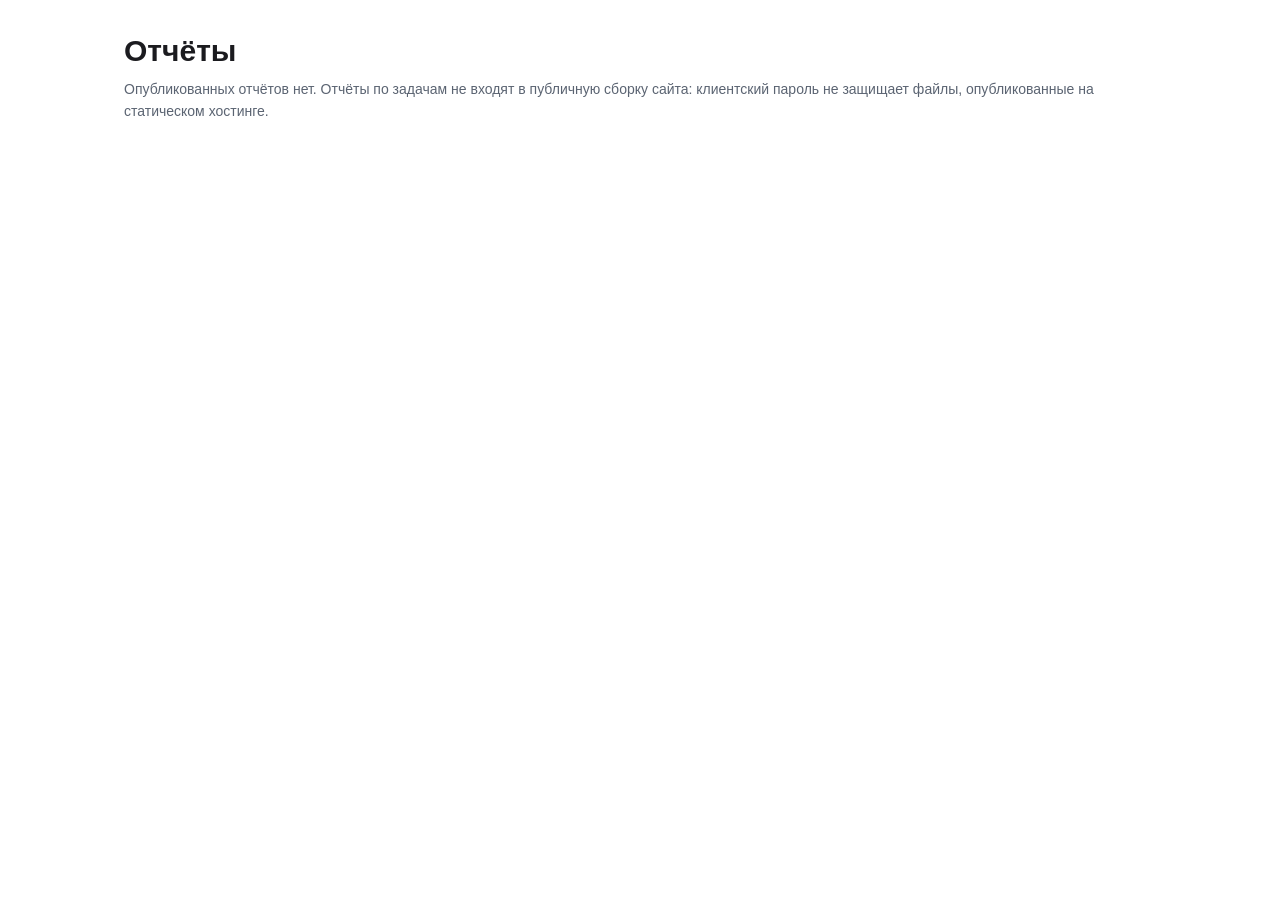
<file: reports/index.html>
<!doctype html>
<html lang="ru">
<head>
<meta charset="utf-8" />
<meta name="viewport" content="width=device-width, initial-scale=1" />
<script src="../gate.js" data-base="../"></script>
<title>Отчёты — Mango BA Prompts</title>
<style>
:root { --fg:#1b1b1f; --muted:#5b6472; --line:#dfe3e8; --accent:#0b5fff;
        --ok:#12805c; --warn:#a35b00; --bad:#c2352b; --bg:#fff; --code:#f5f6f8; }
* { box-sizing:border-box; }
body { margin:0; background:var(--bg); color:var(--fg); font:16px/1.6 -apple-system,
       "Segoe UI", Roboto, "Helvetica Neue", Arial, sans-serif; }
.wrap { max-width:1080px; margin:0 auto; padding:32px 24px 96px; }
h1 { font-size:30px; line-height:1.25; margin:0 0 8px; }
h2 { font-size:23px; margin:40px 0 12px; padding-top:12px; border-top:1px solid var(--line); }
h3 { font-size:19px; margin:28px 0 10px; }
h4 { font-size:17px; margin:22px 0 8px; }
p, li { font-size:16px; }
a { color:var(--accent); }
table { border-collapse:collapse; width:100%; margin:16px 0; font-size:14px; }
th, td { border:1px solid var(--line); padding:8px 10px; text-align:left; vertical-align:top; }
th { background:#f2f4f7; font-weight:600; }
code { background:var(--code); padding:1px 5px; border-radius:4px;
       font:13px/1.5 "SFMono-Regular", Consolas, monospace; }
pre { background:var(--code); padding:14px 16px; border-radius:8px; overflow:auto; }
pre code { background:none; padding:0; }
blockquote { margin:16px 0; padding:8px 16px; border-left:4px solid var(--line);
             color:var(--muted); }
.meta { color:var(--muted); font-size:14px; margin:0 0 24px; }
.badge { display:inline-block; padding:2px 8px; border-radius:999px; font-size:12px;
         font-weight:600; }
.badge-ok { background:#e3f4ee; color:var(--ok); }
.badge-warn { background:#fdf0df; color:var(--warn); }
.badge-bad { background:#fdeceb; color:var(--bad); }
.toolbar { position:sticky; top:0; z-index:5; display:flex; gap:12px; align-items:center;
           background:var(--bg); border-bottom:1px solid var(--line); padding:12px 0;
           margin-bottom:24px; }
button { font:inherit; padding:8px 14px; border-radius:8px; border:1px solid var(--accent);
         background:var(--accent); color:#fff; cursor:pointer; }
button.secondary { background:#fff; color:var(--accent); }
.diagram { margin:16px 0; overflow:auto; }
.diagram svg { max-width:100%; height:auto; }
.toc { background:#f7f8fa; border:1px solid var(--line); border-radius:10px; padding:12px 20px; }
.gate { max-width:420px; margin:15vh auto; padding:28px; border:1px solid var(--line);
        border-radius:14px; }
.gate input { width:100%; padding:10px 12px; font:inherit; border:1px solid var(--line);
              border-radius:8px; margin:12px 0; }
.gate .err { color:var(--bad); min-height:22px; font-size:14px; }
@media print { .toolbar { display:none; } }
</style>
</head>
<body>
<div class="wrap">
  <h1>Отчёты</h1>
  <p class="meta">Опубликованных отчётов нет. Отчёты по задачам не входят в публичную
  сборку сайта: клиентский пароль не защищает файлы, опубликованные на статическом хостинге.</p>
  </div>
</body>
</html>
</file>
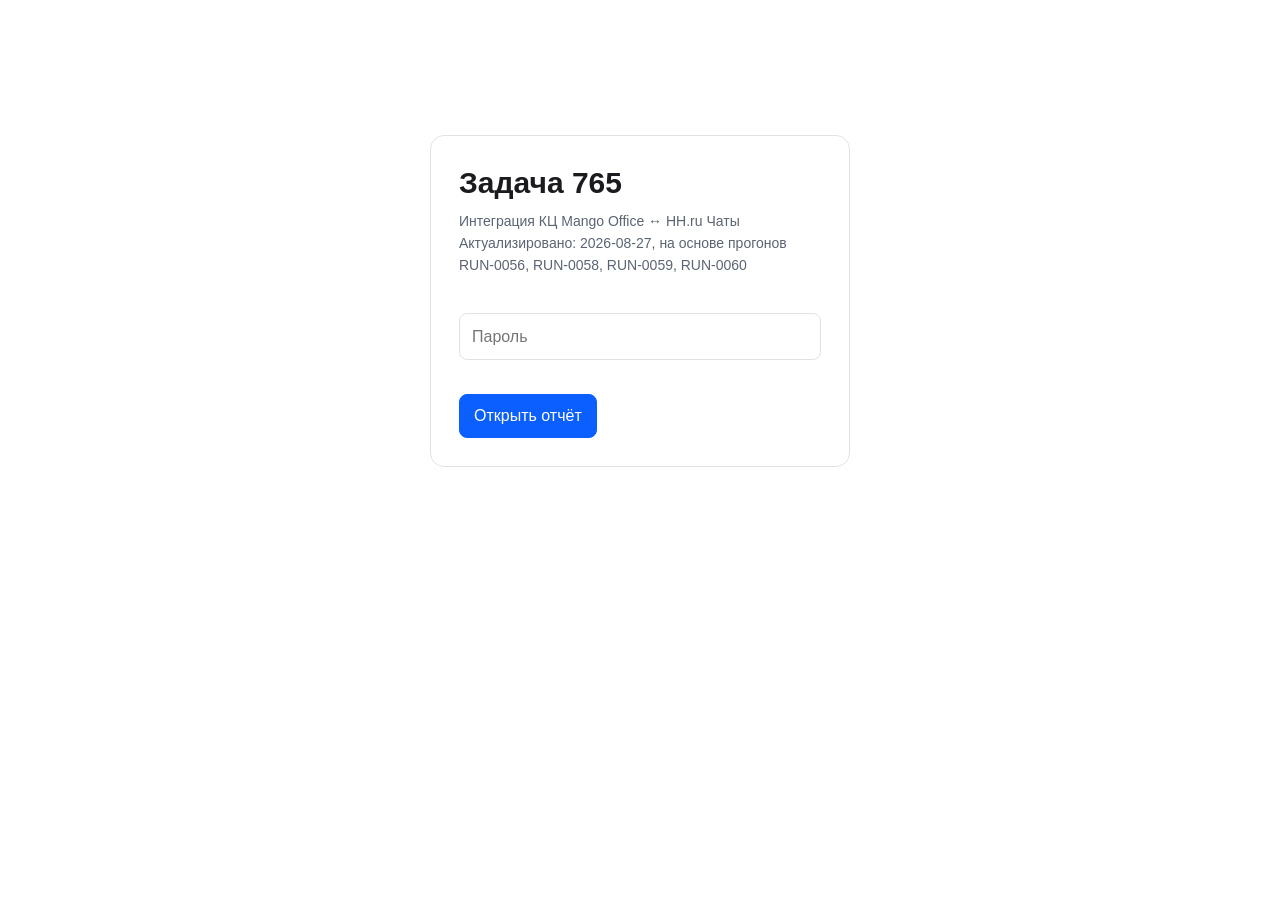
<file: reports/run-0060/index.html>
<!doctype html>
<html lang="ru">
<head>
<meta charset="utf-8" />
<meta name="viewport" content="width=device-width, initial-scale=1" />
<script src="../../gate.js" data-base="../../"></script>
<title>Задача 765 — вход</title>
<style>
:root { --fg:#1b1b1f; --muted:#5b6472; --line:#dfe3e8; --accent:#0b5fff;
        --ok:#12805c; --warn:#a35b00; --bad:#c2352b; --bg:#fff; --code:#f5f6f8; }
* { box-sizing:border-box; }
body { margin:0; background:var(--bg); color:var(--fg); font:16px/1.6 -apple-system,
       "Segoe UI", Roboto, "Helvetica Neue", Arial, sans-serif; }
.wrap { max-width:1080px; margin:0 auto; padding:32px 24px 96px; }
h1 { font-size:30px; line-height:1.25; margin:0 0 8px; }
h2 { font-size:23px; margin:40px 0 12px; padding-top:12px; border-top:1px solid var(--line); }
h3 { font-size:19px; margin:28px 0 10px; }
h4 { font-size:17px; margin:22px 0 8px; }
p, li { font-size:16px; }
a { color:var(--accent); }
table { border-collapse:collapse; width:100%; margin:16px 0; font-size:14px; }
th, td { border:1px solid var(--line); padding:8px 10px; text-align:left; vertical-align:top; }
th { background:#f2f4f7; font-weight:600; }
code { background:var(--code); padding:1px 5px; border-radius:4px;
       font:13px/1.5 "SFMono-Regular", Consolas, monospace; }
pre { background:var(--code); padding:14px 16px; border-radius:8px; overflow:auto; }
pre code { background:none; padding:0; }
blockquote { margin:16px 0; padding:8px 16px; border-left:4px solid var(--line);
             color:var(--muted); }
.meta { color:var(--muted); font-size:14px; margin:0 0 24px; }
.badge { display:inline-block; padding:2px 8px; border-radius:999px; font-size:12px;
         font-weight:600; }
.badge-ok { background:#e3f4ee; color:var(--ok); }
.badge-warn { background:#fdf0df; color:var(--warn); }
.badge-bad { background:#fdeceb; color:var(--bad); }
.toolbar { position:sticky; top:0; z-index:5; display:flex; gap:12px; align-items:center;
           background:var(--bg); border-bottom:1px solid var(--line); padding:12px 0;
           margin-bottom:24px; }
button { font:inherit; padding:8px 14px; border-radius:8px; border:1px solid var(--accent);
         background:var(--accent); color:#fff; cursor:pointer; }
button.secondary { background:#fff; color:var(--accent); }
.diagram { margin:16px 0; overflow:auto; }
.diagram svg { max-width:100%; height:auto; }
.toc { background:#f7f8fa; border:1px solid var(--line); border-radius:10px; padding:12px 20px; }
.gate { max-width:420px; margin:15vh auto; padding:28px; border:1px solid var(--line);
        border-radius:14px; }
.gate input { width:100%; padding:10px 12px; font:inherit; border:1px solid var(--line);
              border-radius:8px; margin:12px 0; }
.gate .err { color:var(--bad); min-height:22px; font-size:14px; }
@media print { .toolbar { display:none; } }
</style>
</head>
<body>
<div class="gate">
  <h1>Задача 765</h1>
  <p class="meta">Интеграция КЦ Mango Office ↔ HH.ru Чаты<br />Актуализировано:
  2026-08-27, на основе прогонов RUN-0056, RUN-0058, RUN-0059, RUN-0060</p>
  <input id="password" type="password" placeholder="Пароль" autocomplete="off" />
  <div class="err" id="error"></div>
  <button id="submit" type="button">Открыть отчёт</button>
</div>
<script>

const SLUG = "run-0060";
const HASHES_URL = "../../password-hashes.json";
const KEY = "report-access:" + SLUG;

async function digest(text) {
  const bytes = new TextEncoder().encode(text);
  const buffer = await crypto.subtle.digest("SHA-256", bytes);
  return [...new Uint8Array(buffer)].map(b => b.toString(16).padStart(2, "0")).join("");
}

async function check(password) {
  const response = await fetch(HASHES_URL, { cache: "no-store" });
  const entry = (await response.json())[SLUG];
  return (await digest(entry.salt + password)) === entry.hash ? entry.hash : null;
}

async function submit() {
  const error = document.getElementById("error");
  error.textContent = "";
  try {
    const token = await check(document.getElementById("password").value.trim());
    if (!token) { error.textContent = "Неверный пароль"; return; }
    localStorage.setItem(KEY, token);
    location.href = "detailed-gap-report.html";
  } catch (e) {
    error.textContent = "Не удалось проверить пароль: " + e.message;
  }
}
document.getElementById("submit").addEventListener("click", submit);
document.getElementById("password").addEventListener("keydown", e => {
  if (e.key === "Enter") submit();
});
(async () => {
  const saved = localStorage.getItem(KEY);
  if (!saved) return;
  const response = await fetch("../../password-hashes.json", { cache: "no-store" });
  if (saved === (await response.json())[SLUG].hash) location.href = "detailed-gap-report.html";
})();
</script>
</body>
</html>
</file>
<file: styles.css>
:root {
  color-scheme: light;
  --bg: #f7f8f3;
  --surface: #ffffff;
  --surface-strong: #f0f4f2;
  --text: #1d211f;
  --muted: #66706b;
  --border: #d9dfda;
  --teal: #0f766e;
  --blue: #2563eb;
  --amber: #b45309;
  --red: #b42318;
  --ink: #111827;
  --shadow: 0 16px 44px rgba(31, 41, 55, 0.08);
}

/* Тёмная тема (ФТ-4): переопределяет токены, остальные стили опираются на них. */
:root[data-theme="dark"] {
  color-scheme: dark;
  --bg: #0f1411;
  --surface: #161c19;
  --surface-strong: #1d2622;
  --text: #e7ece8;
  --muted: #9aa6a0;
  --border: #2b352f;
  --teal: #4dd0bb;
  --blue: #7aa2ff;
  --amber: #e0a35a;
  --red: #f08a7c;
  --ink: #f3f6f4;
  --shadow: 0 16px 44px rgba(0, 0, 0, 0.45);
}

:root[data-theme="dark"] .brand-mark,
:root[data-theme="dark"] .phase-index,
:root[data-theme="dark"] .filter-icon,
:root[data-theme="dark"] .roadmap-number,
:root[data-theme="dark"] .activity-icon,
:root[data-theme="dark"] .process-icon {
  color: var(--bg);
}

* {
  box-sizing: border-box;
}

html {
  scroll-behavior: smooth;
}

body {
  margin: 0;
  min-width: 320px;
  background: var(--bg);
  color: var(--text);
  font-family:
    Inter, ui-sans-serif, system-ui, -apple-system, BlinkMacSystemFont, "Segoe UI",
    sans-serif;
  line-height: 1.5;
}

a {
  color: inherit;
}

button,
input {
  font: inherit;
}

.topbar {
  position: sticky;
  top: 0;
  z-index: 20;
  display: flex;
  align-items: center;
  justify-content: space-between;
  gap: 20px;
  min-height: 72px;
  padding: 12px clamp(16px, 3vw, 36px);
  border-bottom: 1px solid rgba(217, 223, 218, 0.84);
  background: rgba(247, 248, 243, 0.92);
  backdrop-filter: blur(14px);
}

.brand {
  display: inline-flex;
  align-items: center;
  gap: 12px;
  min-width: 0;
  text-decoration: none;
}

.brand-mark {
  display: inline-grid;
  width: 42px;
  height: 42px;
  place-items: center;
  flex: 0 0 auto;
  border: 1px solid var(--ink);
  background: var(--ink);
  color: #fff;
  font-weight: 800;
}

.brand-title,
.brand-subtitle {
  display: block;
  min-width: 0;
}

.brand-title {
  font-size: 1rem;
  font-weight: 800;
  letter-spacing: 0;
  white-space: nowrap;
}

.brand-subtitle {
  color: var(--muted);
  font-size: 0.82rem;
}

.topnav {
  display: flex;
  align-items: center;
  justify-content: flex-end;
  gap: 6px;
  min-width: 0;
}

.topnav a,
.source-link,
.icon-button,
.copy-button,
.filter-button {
  min-height: 40px;
  border: 1px solid var(--border);
  background: var(--surface);
  color: var(--text);
  text-decoration: none;
}

.topnav a {
  display: inline-flex;
  align-items: center;
  padding: 0 12px;
  font-size: 0.9rem;
  font-weight: 650;
}

.topnav a:hover,
.source-link:hover,
.icon-button:hover,
.copy-button:hover,
.filter-button:hover {
  border-color: var(--teal);
}

.topnav a[data-active="true"] {
  border-color: var(--teal);
  background: rgba(15, 118, 110, 0.12);
  color: var(--teal);
}

.theme-toggle {
  font-size: 1.1rem;
}

.page-band {
  padding: clamp(28px, 5vw, 64px) clamp(16px, 4vw, 56px);
  border-bottom: 1px solid var(--border);
}

.dashboard-band {
  background:
    linear-gradient(90deg, rgba(15, 118, 110, 0.08), transparent 36%),
    var(--bg);
}

.catalog-band {
  background: #ffffff;
}

.checks-band {
  background:
    linear-gradient(90deg, rgba(37, 99, 235, 0.07), transparent 36%),
    var(--bg);
}

.roadmap-band {
  background:
    linear-gradient(90deg, rgba(180, 83, 9, 0.08), transparent 34%),
    #f9faf8;
}

.section-head {
  display: flex;
  align-items: flex-end;
  justify-content: space-between;
  gap: 18px;
  width: min(1240px, 100%);
  margin: 0 auto 24px;
}

.eyebrow {
  margin: 0 0 6px;
  color: var(--teal);
  font-size: 0.76rem;
  font-weight: 800;
  letter-spacing: 0;
  text-transform: uppercase;
}

h1,
h2,
h3,
p {
  overflow-wrap: anywhere;
}

h1,
h2 {
  margin: 0;
  max-width: 860px;
  color: var(--ink);
  font-size: clamp(1.55rem, 3vw, 2.55rem);
  line-height: 1.12;
  letter-spacing: 0;
}

h3 {
  margin: 0;
  color: var(--ink);
  font-size: 1rem;
  line-height: 1.25;
  letter-spacing: 0;
}

.source-link,
.icon-button {
  display: inline-grid;
  width: 42px;
  height: 42px;
  place-items: center;
  flex: 0 0 auto;
  font-size: 1.1rem;
  font-weight: 800;
}

.metrics-grid,
.phase-lane,
.toolbar,
.filters,
.prompt-grid,
.checks-grid,
.checks-byprocess,
.checks-activity,
.roadmap-timeline,
.gap-grid,
.process-grid,
.pattern-grid {
  width: min(1240px, 100%);
  margin-right: auto;
  margin-left: auto;
}

.metrics-grid {
  display: grid;
  grid-template-columns: repeat(6, minmax(120px, 1fr));
  gap: 10px;
  margin-bottom: 18px;
}

.metric-tile,
.phase-card,
.prompt-card,
.roadmap-card,
.gap-card {
  border: 1px solid var(--border);
  border-radius: 8px;
  background: var(--surface);
  box-shadow: var(--shadow);
}

.metric-tile {
  min-height: 104px;
  padding: 14px;
}

.metric-value {
  display: block;
  color: var(--ink);
  font-size: 1.85rem;
  font-weight: 850;
  line-height: 1;
}

.metric-label {
  display: block;
  margin-top: 10px;
  color: var(--muted);
  font-size: 0.86rem;
  font-weight: 650;
}

.phase-lane {
  display: grid;
  grid-template-columns: repeat(3, minmax(0, 1fr));
  gap: 12px;
}

.phase-card {
  min-height: 178px;
  padding: 16px;
}

.phase-top {
  display: flex;
  align-items: center;
  justify-content: space-between;
  gap: 12px;
  margin-bottom: 14px;
}

.phase-index,
.status-pill,
.tag {
  display: inline-flex;
  align-items: center;
  min-height: 26px;
  padding: 3px 8px;
  border: 1px solid var(--border);
  background: var(--surface-strong);
  color: var(--muted);
  font-size: 0.76rem;
  font-weight: 750;
}

.phase-index {
  min-width: 32px;
  justify-content: center;
  background: var(--ink);
  color: #fff;
}

.phase-card[data-status="current"] .status-pill {
  border-color: rgba(15, 118, 110, 0.35);
  background: rgba(15, 118, 110, 0.1);
  color: var(--teal);
}

.phase-summary {
  min-height: 72px;
  margin: 8px 0 14px;
  color: var(--muted);
  font-size: 0.92rem;
}

.progress-track {
  height: 8px;
  overflow: hidden;
  border: 1px solid var(--border);
  background: #e8ece8;
}

.progress-bar {
  height: 100%;
  background: var(--teal);
}

.phase-metrics {
  display: grid;
  grid-template-columns: repeat(3, minmax(0, 1fr));
  gap: 8px;
  margin-top: 12px;
}

.phase-metric {
  min-width: 0;
  color: var(--muted);
  font-size: 0.76rem;
  font-weight: 650;
}

.phase-metric strong {
  display: block;
  color: var(--ink);
  font-size: 1rem;
}

.result-count {
  color: var(--muted);
  font-weight: 750;
}

.toolbar {
  display: grid;
  gap: 10px;
  margin-bottom: 16px;
}

.toolbar-top {
  display: grid;
  grid-template-columns: auto 1fr;
  gap: 10px;
  align-items: center;
}

.toolbar-bottom {
  display: grid;
  grid-template-columns: minmax(0, 1fr) auto auto;
  gap: 10px;
  align-items: center;
}

.sort-box {
  display: grid;
  grid-template-columns: auto minmax(0, 1fr);
  align-items: center;
  gap: 8px;
  min-height: 46px;
  padding: 0 12px;
  border: 1px solid var(--border);
  background: var(--surface);
}

.sort-label {
  color: var(--muted);
  font-size: 0.78rem;
  font-weight: 750;
  white-space: nowrap;
}

.sort-box select {
  min-width: 0;
  height: 44px;
  border: 0;
  outline: 0;
  background: transparent;
  color: var(--text);
  font-weight: 650;
}

.search-box {
  display: grid;
  grid-template-columns: 44px minmax(0, 1fr);
  align-items: center;
  min-height: 46px;
  border: 1px solid var(--border);
  background: var(--surface);
}

.search-icon {
  display: grid;
  place-items: center;
  color: var(--teal);
  font-size: 1.15rem;
  font-weight: 800;
}

.search-box input {
  min-width: 0;
  height: 44px;
  border: 0;
  outline: 0;
  background: transparent;
  color: var(--text);
}

.filters {
  display: grid;
  gap: 12px;
  margin-bottom: 22px;
}

.filter-group {
  display: grid;
  grid-template-columns: 156px minmax(0, 1fr);
  gap: 12px;
  align-items: start;
  padding: 1rem;
  border: 1px solid #e5e7eb;
  border-radius: 0.5rem;
  background: #f9fafb;
}

.filter-group--families {
  background: #fffbeb;
  border-color: #fde68a;
}

.filter-group--processes {
  background: #f0f9ff;
  border-color: #bae6fd;
}

.filter-group--operations {
  background: #f0fdf4;
  border-color: #bbf7d0;
}

.filter-group--modes {
  background: #faf5ff;
  border-color: #e9d5ff;
}

.filter-title {
  padding-top: 4px;
  color: #374151;
  font-size: 0.78rem;
  font-weight: 700;
  letter-spacing: 0.05em;
  text-transform: uppercase;
}

.export-button {
  display: inline-flex;
  align-items: center;
  gap: 6px;
  min-height: 46px;
  padding: 0 16px;
  border: 1px solid var(--border);
  border-radius: 4px;
  background: var(--surface);
  color: var(--text);
  font-size: 0.9rem;
  font-weight: 700;
  cursor: pointer;
  white-space: nowrap;
}

.export-button:hover {
  border-color: var(--teal);
}

.secondary-button {
  display: inline-flex;
  align-items: center;
  gap: 6px;
  min-height: 46px;
  padding: 0 14px;
  border: 1px solid var(--border);
  border-radius: 4px;
  background: var(--surface-strong);
  color: var(--muted);
  font-size: 0.86rem;
  font-weight: 650;
  cursor: pointer;
  white-space: nowrap;
}

.secondary-button:hover {
  border-color: var(--teal);
  color: var(--text);
}

.filter-row {
  display: flex;
  flex-wrap: wrap;
  gap: 8px;
  min-width: 0;
}

.filter-button {
  display: inline-grid;
  grid-template-columns: 24px minmax(0, auto) auto;
  align-items: center;
  gap: 7px;
  max-width: 100%;
  padding: 7px 9px;
  cursor: pointer;
}

.filter-button[aria-pressed="true"] {
  border-color: var(--teal);
  background: rgba(15, 118, 110, 0.1);
  color: var(--teal);
}

.filter-button[data-unavailable="true"] {
  opacity: 0.4;
  cursor: not-allowed;
}

.filter-button[data-unavailable="true"]:hover {
  border-color: var(--border);
}

.filter-icon {
  display: inline-grid;
  width: 24px;
  height: 24px;
  place-items: center;
  background: var(--ink);
  color: #fff;
  font-weight: 850;
}

.filter-label {
  min-width: 0;
  overflow: hidden;
  text-overflow: ellipsis;
  white-space: nowrap;
}

.filter-count {
  color: var(--muted);
  font-size: 0.75rem;
}

.prompt-grid {
  display: grid;
  grid-template-columns: repeat(3, minmax(0, 1fr));
  gap: 12px;
}

.prompt-card {
  display: grid;
  grid-template-rows: auto auto auto 1fr auto;
  min-height: 292px;
  padding: 16px;
}

.prompt-card[data-archived="true"] {
  background: #fbfbfa;
}

.prompt-head {
  display: grid;
  grid-template-columns: minmax(0, 1fr) auto;
  gap: 8px;
  align-items: start;
  margin-bottom: 10px;
}

/* Новые промпты BCREQ (issue #388): бейдж и акцентная рамка. */
.prompt-card[data-family="bcreq"] {
  border-color: var(--amber);
  box-shadow: inset 4px 0 0 var(--amber);
}

.new-badge {
  display: inline-block;
  margin-bottom: 6px;
  padding: 2px 8px;
  border: 1px solid var(--amber);
  border-radius: 999px;
  background: rgba(180, 83, 9, 0.08);
  color: var(--amber);
  font-size: 0.74rem;
  font-weight: 800;
  letter-spacing: 0.02em;
}

/* Иконка «скопировать промпт» в шапке карточки и в шагах процесса. */
.copy-icon {
  display: inline-grid;
  width: 36px;
  height: 36px;
  place-items: center;
  flex: 0 0 auto;
  border: 1px solid var(--border);
  border-radius: 8px;
  background: var(--surface);
  color: var(--ink);
  font-size: 1.05rem;
  font-weight: 800;
  cursor: pointer;
}

.copy-icon:hover,
.copy-icon:focus-visible {
  border-color: var(--teal);
  color: var(--teal);
}

.copy-icon[data-copied="true"] {
  border-color: var(--teal);
  background: rgba(15, 118, 110, 0.1);
  color: var(--teal);
}

.prompt-title {
  margin: 0;
  font-weight: 700;
  font-size: 1.04rem;
  line-height: 1.3;
}

.prompt-id {
  display: inline-block;
  max-width: 100%;
  margin-top: 6px;
  padding: 1px 7px;
  border: 1px solid var(--border);
  border-radius: 999px;
  background: #f4f4f2;
  color: var(--muted);
  font-family:
    "SFMono-Regular", Consolas, "Liberation Mono", Menlo, monospace;
  font-size: 0.72rem;
  overflow-wrap: anywhere;
}

.prompt-file {
  display: block;
  max-width: 100%;
  margin-top: 4px;
  color: var(--muted);
  font-family:
    "SFMono-Regular", Consolas, "Liberation Mono", Menlo, monospace;
  font-size: 0.72rem;
  overflow-wrap: anywhere;
}

.prompt-description {
  margin: 0 0 12px;
  color: var(--text);
  font-size: 0.92rem;
}

.tag-row {
  display: flex;
  flex-wrap: wrap;
  gap: 6px;
  align-content: start;
}

.tag[data-kind="mode"] {
  border-color: rgba(37, 99, 235, 0.3);
  background: rgba(37, 99, 235, 0.08);
  color: var(--blue);
}

.tag[data-kind="status"] {
  border-color: rgba(180, 83, 9, 0.32);
  background: rgba(180, 83, 9, 0.08);
  color: var(--amber);
}

.tag[data-kind="operation"] {
  border-color: rgba(15, 118, 110, 0.32);
  background: rgba(15, 118, 110, 0.08);
  color: var(--teal);
}

.tag[data-kind="process"] {
  border-color: var(--border);
  background: var(--surface-strong);
  color: var(--muted);
}

/* Мета-строка карточки: версия · дата · статус тестов (ФТ-2). */
.prompt-meta {
  display: flex;
  flex-wrap: wrap;
  gap: 8px;
  margin: 0 0 12px;
}

.prompt-meta-item {
  display: inline-flex;
  align-items: center;
  min-height: 24px;
  padding: 2px 8px;
  border: 1px solid var(--border);
  background: var(--surface-strong);
  color: var(--muted);
  font-size: 0.74rem;
  font-weight: 700;
}

.prompt-meta-item[data-kind="tested"] {
  border-color: rgba(15, 118, 110, 0.32);
  background: rgba(15, 118, 110, 0.08);
  color: var(--teal);
}

.prompt-actions {
  display: grid;
  grid-template-columns: minmax(0, 1fr) auto;
  gap: 8px;
  align-items: center;
  margin-top: 16px;
}

.repo-link {
  display: inline-flex;
  align-items: center;
  gap: 6px;
  min-height: 40px;
  padding: 0 12px;
  border: 1px solid var(--border);
  background: var(--surface);
  color: var(--teal);
  text-decoration: none;
  font-size: 0.86rem;
  font-weight: 700;
  white-space: nowrap;
  cursor: pointer;
}

.repo-link:hover {
  border-color: var(--teal);
  background: rgba(15, 118, 110, 0.06);
}

.copy-button {
  display: inline-flex;
  align-items: center;
  justify-content: center;
  gap: 8px;
  min-width: 0;
  padding: 0 12px;
  cursor: pointer;
  color: var(--ink);
  font-weight: 800;
}

.copy-button[data-copied="true"] {
  border-color: var(--teal);
  background: rgba(15, 118, 110, 0.1);
  color: var(--teal);
}

.process-band {
  background:
    linear-gradient(90deg, rgba(15, 118, 110, 0.06), transparent 32%),
    var(--bg);
}

/* Процесс BCREQ (issue #388): ручные шаги БА и согласование. */
.bcreq-band {
  background:
    linear-gradient(90deg, rgba(180, 83, 9, 0.07), transparent 34%),
    var(--bg);
}

.bcreq-lead,
.bcreq-rules,
.bcreq-steps,
.bcreq-stages,
.bcreq-subtitle,
.bcreq-table-wrap {
  width: min(1240px, 100%);
  margin-right: auto;
  margin-left: auto;
}

.bcreq-lead {
  margin-top: 0;
  margin-bottom: 18px;
  color: var(--muted);
}

.bcreq-rules {
  display: grid;
  grid-template-columns: repeat(auto-fit, minmax(280px, 1fr));
  gap: 8px 18px;
  padding: 14px 18px;
  border: 1px solid var(--border);
  border-radius: 8px;
  background: var(--surface);
  list-style: none;
  font-size: 0.9rem;
}

.bcreq-rule strong {
  color: var(--amber);
}

.bcreq-steps,
.bcreq-stages {
  display: grid;
  grid-template-columns: repeat(auto-fill, minmax(340px, 1fr));
  gap: 14px;
  margin-top: 18px;
  padding: 0;
  list-style: none;
}

.bcreq-step,
.bcreq-stage {
  display: flex;
  flex-direction: column;
  gap: 8px;
  padding: 16px;
  border: 1px solid var(--border);
  border-radius: 8px;
  background: var(--surface);
  box-shadow: var(--shadow);
}

.bcreq-step-head {
  display: grid;
  grid-template-columns: auto minmax(0, 1fr) auto;
  gap: 10px;
  align-items: start;
}

.bcreq-step-number {
  display: inline-grid;
  width: 30px;
  height: 30px;
  place-items: center;
  border-radius: 50%;
  background: var(--amber);
  color: #ffffff;
  font-weight: 800;
}

.bcreq-step-title-wrap {
  display: flex;
  flex-wrap: wrap;
  gap: 6px;
  align-items: center;
}

.bcreq-step-title,
.bcreq-stage-title {
  margin: 0;
  font-size: 1.02rem;
}

.bcreq-stage-head {
  display: flex;
  flex-direction: column;
  gap: 6px;
}

.bcreq-step-prompt {
  display: flex;
  flex-wrap: wrap;
  gap: 6px;
  align-items: center;
  margin: 0;
  font-size: 0.9rem;
}

.bcreq-params {
  padding: 1px 6px;
  border-radius: 4px;
  background: var(--surface-strong);
  font-size: 0.82rem;
}

.bcreq-field {
  display: grid;
  gap: 2px;
  font-size: 0.9rem;
}

.bcreq-field-label {
  color: var(--muted);
  font-size: 0.76rem;
  font-weight: 800;
  text-transform: uppercase;
}

.bcreq-actions,
.bcreq-outcomes {
  margin: 0;
  padding-left: 20px;
  font-size: 0.9rem;
}

.bcreq-gate {
  margin: 4px 0 0;
  padding: 6px 10px;
  border-left: 3px solid var(--amber);
  background: rgba(180, 83, 9, 0.08);
  font-size: 0.86rem;
  font-weight: 700;
}

.tag[data-kind="stage"] {
  border-color: rgba(180, 83, 9, 0.32);
  background: rgba(180, 83, 9, 0.08);
  color: var(--amber);
}

/* Тестовый набор этапа 1 (issue #446): режим шага. */
.tag[data-kind="testkit-mode"][data-mode="published"] {
  border-color: rgba(15, 118, 110, 0.32);
  background: rgba(15, 118, 110, 0.08);
  color: var(--teal);
}

.tag[data-kind="testkit-mode"][data-mode="by-test"] {
  border-color: rgba(180, 83, 9, 0.32);
  background: rgba(180, 83, 9, 0.08);
  color: var(--amber);
}

.testkit-sha {
  color: var(--muted);
  font-size: 0.76rem;
}

/* Карточки шагов для БА и подстраницы «Процессов» (issue #448). */
.process-nav-band {
  padding-bottom: 0;
}

.process-tabs,
.process-help {
  width: min(1240px, 100%);
  margin-right: auto;
  margin-left: auto;
}

.process-tabs {
  display: flex;
  flex-wrap: wrap;
  gap: 8px;
}

.process-tab {
  display: inline-flex;
  gap: 6px;
  align-items: center;
  padding: 7px 12px;
  border: 1px solid var(--border);
  border-radius: 999px;
  background: var(--surface);
  color: var(--ink);
  font-size: 0.9rem;
  font-weight: 700;
  text-decoration: none;
}

.process-tab:hover,
.process-tab:focus-visible {
  border-color: var(--amber);
}

.process-tab[data-active="true"] {
  border-color: var(--amber);
  background: var(--amber);
  color: #ffffff;
}

.process-tab-count {
  min-width: 20px;
  padding: 0 6px;
  border-radius: 999px;
  background: rgba(0, 0, 0, 0.08);
  font-size: 0.78rem;
  text-align: center;
}

.process-help {
  margin-top: 14px;
  padding: 10px 14px;
  border: 1px solid var(--border);
  border-radius: 8px;
  background: var(--surface);
  font-size: 0.9rem;
}

.process-help summary {
  font-weight: 800;
  cursor: pointer;
}

.process-help-steps {
  margin: 10px 0;
  padding-left: 20px;
}

.process-help-terms {
  display: grid;
  grid-template-columns: repeat(auto-fit, minmax(min(260px, 100%), 1fr));
  gap: 6px 18px;
  margin: 0;
}

.process-help-terms dt {
  font-weight: 800;
}

.process-help-terms dd {
  margin: 0;
  color: var(--muted);
}

#bcreq-testkit-steps {
  display: block;
}

.testkit-group + .testkit-group {
  margin-top: 24px;
}

.testkit-group-head .bcreq-lead {
  margin-bottom: 0;
}

.testkit-purpose {
  margin: 0;
  color: var(--muted);
  font-size: 0.9rem;
}

.testkit-more summary {
  color: var(--muted);
  font-size: 0.8rem;
  cursor: pointer;
}

.testkit-more[open] {
  display: grid;
  gap: 6px;
}

.bcreq-gate strong {
  font-weight: 800;
}

.testkit-step .bcreq-gate {
  font-weight: 400;
}

/* Контейнер чтения промпта (issue #460): текст прокручивается внутри контейнера,
   панель с редакциями и копированием прилипает под верхней панелью сайта. */
.testkit-step-layout {
  display: grid;
  grid-template-columns: minmax(0, 5fr) minmax(0, 7fr);
  gap: 20px;
  align-items: start;
}

.testkit-step-info {
  display: flex;
  min-width: 0;
  flex-direction: column;
  gap: 8px;
}

.testkit-reader {
  display: grid;
  min-width: 0;
  gap: 6px;
}

.testkit-reader-bar {
  position: sticky;
  top: var(--topbar-height, 72px);
  z-index: 5;
  display: flex;
  flex-wrap: wrap;
  gap: 8px;
  align-items: center;
  justify-content: space-between;
  padding: 8px 0;
  background: var(--surface);
}

.testkit-edition {
  display: inline-flex;
  flex-wrap: wrap;
  gap: 4px;
}

.testkit-edition-button,
.testkit-copy {
  min-height: 36px;
  padding: 4px 12px;
  border: 1px solid var(--border);
  border-radius: 8px;
  background: var(--surface);
  color: var(--ink);
  font-size: 0.86rem;
  font-weight: 700;
  cursor: pointer;
}

.testkit-edition-button[aria-pressed="true"] {
  border-color: var(--teal);
  background: var(--teal);
  color: var(--surface);
}

.testkit-edition-button:disabled {
  cursor: default;
}

.testkit-edition-button:not(:disabled):not([aria-pressed="true"]):hover,
.testkit-edition-button:not([aria-pressed="true"]):focus-visible,
.testkit-copy:hover,
.testkit-copy:focus-visible,
.testkit-copy[data-copied="true"] {
  border-color: var(--teal);
  color: var(--teal);
}

.testkit-reader-note {
  margin: 0;
  color: var(--muted);
  font-size: 0.8rem;
}

.testkit-reader-note[data-comparison="true"] {
  color: var(--amber);
  font-weight: 700;
}

.testkit-prompt-text {
  max-height: 60vh;
  margin: 0;
  padding: 12px;
  overflow-x: hidden;
  overflow-y: auto;
  border: 1px solid var(--border);
  border-radius: 8px;
  background: var(--surface-strong);
  color: var(--text);
  font-size: 0.8rem;
  line-height: 1.5;
  white-space: pre-wrap;
  overflow-wrap: anywhere;
}

.testkit-prompt-text:focus-visible {
  outline: 2px solid var(--teal);
  outline-offset: 1px;
}

#bcreq-testkit-steps .bcreq-steps {
  grid-template-columns: minmax(0, 1fr);
}

/* Без горизонтальной прокрутки: колонка карточки не шире экрана, длинные
   параметры и имена файлов переносятся (issue #448). */
.bcreq-steps,
.bcreq-stages {
  grid-template-columns: repeat(auto-fill, minmax(min(340px, 100%), 1fr));
}

.bcreq-params,
.testkit-sha,
.bcreq-step-prompt a,
.bcreq-field-value,
.bcreq-actions li {
  min-width: 0;
  overflow-wrap: anywhere;
}

.tag[data-kind="gate"] {
  border-color: rgba(15, 118, 110, 0.32);
  background: rgba(15, 118, 110, 0.08);
  color: var(--teal);
}

.bcreq-subtitle {
  margin-top: 28px;
  margin-bottom: 10px;
  font-size: 1.1rem;
}

.bcreq-table-wrap {
  overflow-x: auto;
}

.bcreq-table {
  width: 100%;
  border-collapse: collapse;
  background: var(--surface);
  font-size: 0.88rem;
}

.bcreq-table th,
.bcreq-table td {
  padding: 8px 10px;
  border: 1px solid var(--border);
  text-align: left;
  vertical-align: top;
}

.bcreq-table th {
  background: var(--surface-strong);
}

.process-note,
.process-actions,
.process-tree {
  width: min(1240px, 100%);
  margin-right: auto;
  margin-left: auto;
}

.process-note {
  margin-bottom: 16px;
  color: var(--muted);
  font-size: 0.92rem;
}

.process-actions {
  display: flex;
  flex-wrap: wrap;
  gap: 8px;
  margin-bottom: 16px;
}

.process-actions[hidden] {
  display: none;
}

.process-actions .icon-button {
  width: auto;
  min-width: 0;
  padding: 0 14px;
  font-size: 0.88rem;
  font-weight: 700;
  cursor: pointer;
}

.process-tree {
  display: grid;
  gap: 10px;
}

.process-node {
  border: 1px solid var(--border);
  border-radius: 8px;
  background: var(--surface);
  box-shadow: var(--shadow);
  overflow: hidden;
}

.process-summary {
  display: flex;
  align-items: center;
  gap: 12px;
  padding: 14px 16px;
  list-style: none;
  cursor: pointer;
}

.process-summary::-webkit-details-marker {
  display: none;
}

.process-summary::after {
  content: "▸";
  margin-left: auto;
  flex: 0 0 auto;
  color: var(--muted);
  font-size: 0.9rem;
  transition: transform 140ms ease;
}

.process-node[open] .process-summary {
  border-bottom: 1px solid var(--border);
}

.process-node[open] .process-summary::after {
  transform: rotate(90deg);
}

.process-index {
  display: inline-grid;
  width: 34px;
  height: 34px;
  place-items: center;
  flex: 0 0 auto;
  background: var(--ink);
  color: #fff;
  font-weight: 850;
}

/* В тёмной теме --ink светлый: текст значка делаем тёмным (как у .process-icon). */
:root[data-theme="dark"] .process-index {
  color: var(--bg);
}

.process-titlewrap {
  display: flex;
  flex-direction: column;
  gap: 2px;
  min-width: 0;
}

.process-tree-title {
  color: var(--ink);
  font-size: 1rem;
  font-weight: 750;
}

.process-count {
  color: var(--muted);
  font-size: 0.8rem;
  font-weight: 650;
}

.subprocess-list {
  display: grid;
  gap: 0;
  margin: 0;
  padding: 4px 16px 10px;
  list-style: none;
}

.subprocess-row {
  display: flex;
  flex-wrap: wrap;
  align-items: center;
  justify-content: space-between;
  gap: 8px 12px;
  padding: 10px 0;
  border-top: 1px solid var(--border);
}

.subprocess-row:first-child {
  border-top: 0;
}

.subprocess-head {
  display: flex;
  align-items: center;
  gap: 8px;
  min-width: 0;
}

.subprocess-op {
  display: inline-grid;
  width: 26px;
  height: 26px;
  place-items: center;
  flex: 0 0 auto;
  border: 1px solid var(--border);
  background: var(--surface-strong);
  font-size: 0.9rem;
}

.subprocess-step {
  min-width: 0;
  color: var(--text);
  font-size: 0.9rem;
  font-weight: 650;
}

.subprocess-kind {
  display: inline-flex;
  align-items: center;
  min-height: 22px;
  padding: 1px 8px;
  border: 1px solid var(--border);
  border-radius: 999px;
  background: var(--surface-strong);
  color: var(--muted);
  font-size: 0.72rem;
  font-weight: 750;
}

.subprocess-kind[data-kind="direct"] {
  border-color: rgba(15, 118, 110, 0.32);
  background: rgba(15, 118, 110, 0.1);
  color: var(--teal);
}

.subprocess-kind[data-kind="support"] {
  border-color: rgba(180, 83, 9, 0.32);
  background: rgba(180, 83, 9, 0.08);
  color: var(--amber);
}

.subprocess-prompts {
  display: flex;
  flex-wrap: wrap;
  gap: 6px;
  min-width: 0;
}

.subprocess-prompt {
  display: inline-flex;
  align-items: center;
  min-height: 24px;
  padding: 2px 8px;
  border: 1px solid var(--border);
  background: var(--surface);
  color: var(--teal);
  font-family:
    "SFMono-Regular", Consolas, "Liberation Mono", Menlo, monospace;
  font-size: 0.74rem;
  text-decoration: none;
  overflow-wrap: anywhere;
}

.subprocess-prompt:hover {
  border-color: var(--teal);
}

.roadmap-timeline {
  display: grid;
  grid-template-columns: repeat(4, minmax(0, 1fr));
  gap: 12px;
  margin-bottom: 18px;
}

.roadmap-card {
  position: relative;
  min-height: 246px;
  padding: 16px;
}

.roadmap-card[data-status="current"] {
  border-color: rgba(15, 118, 110, 0.45);
}

.roadmap-number {
  display: inline-grid;
  width: 34px;
  height: 34px;
  place-items: center;
  margin-bottom: 12px;
  background: var(--ink);
  color: #fff;
  font-weight: 850;
}

.roadmap-card p,
.gap-card p {
  margin: 8px 0 0;
  color: var(--muted);
  font-size: 0.88rem;
}

.gap-grid {
  display: grid;
  grid-template-columns: repeat(3, minmax(0, 1fr));
  gap: 12px;
}

.gap-card {
  min-height: 154px;
  padding: 14px;
  border-left: 4px solid var(--amber);
}

.checks-grid {
  display: grid;
  grid-template-columns: repeat(3, minmax(0, 1fr));
  gap: 12px;
  margin-bottom: 18px;
}

.check-card {
  display: flex;
  flex-direction: column;
  gap: 12px;
  min-height: 150px;
  padding: 16px;
  border: 1px solid var(--border);
  border-radius: 8px;
  background: var(--surface);
  box-shadow: var(--shadow);
}

.check-title {
  margin: 0;
  color: var(--muted);
  font-size: 0.78rem;
  font-weight: 800;
  letter-spacing: 0;
  text-transform: uppercase;
}

.check-big {
  color: var(--ink);
  font-size: 2.4rem;
  font-weight: 850;
  line-height: 1;
}

.check-value-block {
  display: grid;
  gap: 10px;
}

.check-bar {
  display: flex;
  height: 12px;
  overflow: hidden;
  border: 1px solid var(--border);
  background: #e8ece8;
}

.check-bar-part {
  height: 100%;
}

.check-bar-part[data-kind="canonical"] {
  background: var(--teal);
}

.check-bar-part[data-kind="draft"] {
  background: var(--amber);
}

.check-bar-part[data-kind="archived"] {
  background: var(--muted);
}

.check-metrics {
  display: flex;
  flex-wrap: wrap;
  gap: 12px;
  margin-top: auto;
}

.check-metric {
  color: var(--muted);
  font-size: 0.78rem;
  font-weight: 650;
}

.check-metric strong {
  margin-right: 5px;
  color: var(--ink);
  font-size: 0.95rem;
}

.check-activity-title {
  width: min(1240px, 100%);
  margin: 4px auto 12px;
  color: var(--ink);
  font-size: 1rem;
  font-weight: 800;
}

.activity-grid {
  display: grid;
  grid-template-columns: repeat(3, minmax(0, 1fr));
  gap: 12px;
}

.activity-card {
  display: grid;
  gap: 10px;
  padding: 14px;
  border: 1px solid var(--border);
  border-radius: 8px;
  background: var(--surface);
  box-shadow: var(--shadow);
}

.activity-head {
  display: flex;
  align-items: center;
  gap: 8px;
}

.activity-icon {
  display: inline-grid;
  width: 26px;
  height: 26px;
  place-items: center;
  flex: 0 0 auto;
  background: var(--ink);
  color: #fff;
  font-weight: 850;
  font-size: 0.82rem;
}

.activity-label {
  color: var(--ink);
  font-size: 0.9rem;
  font-weight: 750;
}

.activity-list {
  display: grid;
  gap: 8px;
  margin: 0;
  padding: 0;
  list-style: none;
}

.activity-row {
  display: flex;
  flex-wrap: wrap;
  align-items: center;
  justify-content: space-between;
  gap: 6px;
  padding-top: 8px;
  border-top: 1px solid var(--border);
}

.activity-row:first-child {
  padding-top: 0;
  border-top: 0;
}

.activity-prompt {
  min-width: 0;
  color: var(--text);
  font-family:
    "SFMono-Regular", Consolas, "Liberation Mono", Menlo, monospace;
  font-size: 0.78rem;
  overflow-wrap: anywhere;
}

.activity-meta {
  display: flex;
  flex-wrap: wrap;
  gap: 6px;
}

.activity-chip {
  display: inline-flex;
  align-items: center;
  min-height: 24px;
  padding: 2px 8px;
  border: 1px solid var(--border);
  background: var(--surface-strong);
  color: var(--muted);
  font-size: 0.72rem;
  font-weight: 700;
}

.activity-chip[data-kind="feedback"] {
  border-color: rgba(180, 83, 9, 0.32);
  background: rgba(180, 83, 9, 0.08);
  color: var(--amber);
}

.empty-state {
  grid-column: 1 / -1;
  min-height: 160px;
  padding: 28px;
  border: 1px dashed var(--border);
  background: var(--surface);
  color: var(--muted);
  text-align: center;
}

.toast {
  position: fixed;
  right: 18px;
  bottom: 18px;
  z-index: 30;
  max-width: min(360px, calc(100vw - 36px));
  padding: 12px 14px;
  border: 1px solid rgba(15, 118, 110, 0.4);
  background: var(--ink);
  color: var(--bg);
  font-weight: 750;
  opacity: 0;
  transform: translateY(8px);
  pointer-events: none;
  transition:
    opacity 160ms ease,
    transform 160ms ease;
}

.toast[data-visible="true"] {
  opacity: 1;
  transform: translateY(0);
}

/* Проверки по процессам БА (ФТ-3): динамический список с прогресс-барами. */
.checks-byprocess {
  margin-bottom: 18px;
}

.byprocess-grid {
  display: grid;
  grid-template-columns: repeat(3, minmax(0, 1fr));
  gap: 12px;
}

.byprocess-card {
  display: grid;
  gap: 10px;
  padding: 14px;
  border: 1px solid var(--border);
  border-radius: 8px;
  background: var(--surface);
  box-shadow: var(--shadow);
}

.byprocess-head {
  display: grid;
  grid-template-columns: 26px minmax(0, 1fr) auto;
  align-items: center;
  gap: 8px;
}

.byprocess-icon {
  display: inline-grid;
  width: 26px;
  height: 26px;
  place-items: center;
  font-size: 1rem;
}

.byprocess-label {
  min-width: 0;
  overflow: hidden;
  color: var(--ink);
  font-size: 0.9rem;
  font-weight: 750;
  text-overflow: ellipsis;
  white-space: nowrap;
}

.byprocess-count {
  color: var(--ink);
  font-size: 1.05rem;
  font-weight: 850;
}

.byprocess-foot {
  color: var(--muted);
  font-size: 0.76rem;
  font-weight: 650;
}

/* Активность — топ-5 промптов (ФТ-3). */
.top-list {
  display: grid;
  gap: 8px;
  width: min(1240px, 100%);
  margin: 0 auto;
  padding: 0;
  list-style: none;
  counter-reset: top;
}

.top-row {
  display: flex;
  flex-wrap: wrap;
  align-items: center;
  justify-content: space-between;
  gap: 8px;
  padding: 12px 14px;
  border: 1px solid var(--border);
  border-radius: 8px;
  background: var(--surface);
  box-shadow: var(--shadow);
}

.top-row::before {
  counter-increment: top;
  content: counter(top);
  display: inline-grid;
  width: 24px;
  height: 24px;
  place-items: center;
  flex: 0 0 auto;
  background: var(--ink);
  color: var(--bg);
  font-weight: 850;
  font-size: 0.8rem;
}

.top-id {
  flex: 1 1 200px;
  min-width: 0;
  color: var(--text);
  font-family:
    "SFMono-Regular", Consolas, "Liberation Mono", Menlo, monospace;
  font-size: 0.82rem;
  overflow-wrap: anywhere;
}

/* Карточки процессов и паттернов (страницы «Процессы» и «Паттерны»). */
.process-grid,
.pattern-grid {
  display: grid;
  grid-template-columns: repeat(3, minmax(0, 1fr));
  gap: 12px;
}

.process-card,
.pattern-card {
  display: grid;
  gap: 12px;
  align-content: start;
  padding: 16px;
  border: 1px solid var(--border);
  border-radius: 8px;
  background: var(--surface);
  box-shadow: var(--shadow);
}

.process-card {
  cursor: pointer;
  transition: border-color 140ms ease;
}

.process-card:hover {
  border-color: var(--teal);
}

.process-head {
  display: flex;
  align-items: center;
  gap: 10px;
}

.process-icon {
  display: inline-grid;
  width: 30px;
  height: 30px;
  place-items: center;
  flex: 0 0 auto;
  font-size: 1.1rem;
}

.process-title {
  min-width: 0;
}

.process-description {
  margin: 0;
  color: var(--muted);
  font-size: 0.9rem;
}

.process-meta {
  display: flex;
  flex-wrap: wrap;
  gap: 6px;
}

.process-hint {
  color: var(--teal);
  font-size: 0.82rem;
  font-weight: 750;
}

.pattern-head {
  display: grid;
  grid-template-columns: minmax(0, 1fr) 42px;
  align-items: start;
  gap: 10px;
}

/* Модальное окно процесса (ФТ-4). */
.modal[hidden] {
  display: none;
}

.modal {
  position: fixed;
  inset: 0;
  z-index: 40;
  display: grid;
  place-items: center;
  padding: 18px;
}

.modal-backdrop {
  position: absolute;
  inset: 0;
  background: rgba(17, 24, 39, 0.55);
}

.modal-card {
  position: relative;
  width: min(680px, 100%);
  max-height: min(86vh, 720px);
  overflow: auto;
  padding: 24px;
  border: 1px solid var(--border);
  border-radius: 10px;
  background: var(--surface);
  box-shadow: var(--shadow);
}

.modal-close {
  position: absolute;
  top: 14px;
  right: 14px;
  width: 36px;
  height: 36px;
  cursor: pointer;
  font-size: 1.1rem;
  font-weight: 800;
}

.modal-body {
  display: grid;
  gap: 12px;
}

.modal-subhead {
  margin: 6px 0 0;
  color: var(--ink);
  font-size: 0.82rem;
  font-weight: 800;
  letter-spacing: 0;
  text-transform: uppercase;
}

.modal-list {
  display: grid;
  gap: 8px;
  margin: 0;
  padding: 0;
  list-style: none;
}

.modal-list-row {
  display: flex;
  flex-wrap: wrap;
  align-items: center;
  justify-content: space-between;
  gap: 8px;
  padding-bottom: 8px;
  border-bottom: 1px solid var(--border);
}

.modal-link {
  min-width: 0;
  color: var(--teal);
  font-weight: 650;
  text-decoration: none;
}

.modal-link:hover {
  text-decoration: underline;
}

.modal-list-id {
  color: var(--muted);
  font-family:
    "SFMono-Regular", Consolas, "Liberation Mono", Menlo, monospace;
  font-size: 0.74rem;
}

.modal-gap-row {
  display: grid;
  gap: 4px;
  padding-bottom: 8px;
  border-bottom: 1px solid var(--border);
}

.modal-gap-title {
  color: var(--ink);
  font-weight: 700;
}

.modal-gap-next {
  color: var(--muted);
  font-size: 0.84rem;
}

@media (max-width: 1080px) {
  .testkit-step-layout {
    grid-template-columns: minmax(0, 1fr);
  }

  .metrics-grid {
    grid-template-columns: repeat(3, minmax(0, 1fr));
  }

  .phase-lane,
  .prompt-grid,
  .checks-grid,
  .activity-grid,
  .byprocess-grid,
  .process-grid,
  .pattern-grid,
  .gap-grid {
    grid-template-columns: repeat(2, minmax(0, 1fr));
  }

  .roadmap-timeline {
    grid-template-columns: repeat(2, minmax(0, 1fr));
  }
}

@media (max-width: 720px) {
  /* Верхняя панель здесь статична: панель карточки прилипает к верху окна. */
  .testkit-reader-bar {
    top: 0;
  }

  .topbar {
    position: static;
    align-items: flex-start;
    flex-direction: column;
  }

  .topnav {
    width: 100%;
    flex-wrap: wrap;
    justify-content: stretch;
  }

  .topnav a {
    flex: 1 1 auto;
    justify-content: center;
    min-width: max-content;
  }

  .section-head {
    align-items: flex-start;
  }

  .metrics-grid,
  .phase-lane,
  .prompt-grid,
  .checks-grid,
  .activity-grid,
  .byprocess-grid,
  .process-grid,
  .pattern-grid,
  .roadmap-timeline,
  .gap-grid {
    grid-template-columns: 1fr;
  }

  .toolbar-top,
  .toolbar-bottom {
    grid-template-columns: 1fr;
  }

  .filter-group {
    grid-template-columns: 1fr;
    gap: 6px;
  }

  .filter-label {
    max-width: 226px;
  }
}

@media (max-width: 440px) {
  .brand-title {
    white-space: normal;
  }

  .phase-metrics {
    grid-template-columns: 1fr;
  }
}

/* Issue #423: 39 классов BCREQ, архив этапа 1, маршрут по стадиям, версия сайта. */
.prompt-card[data-family="archive"] {
  border-style: dashed;
  opacity: 0.92;
}

.archive-badge {
  display: inline-block;
  margin-bottom: 6px;
  padding: 2px 8px;
  border: 1px dashed var(--muted);
  border-radius: 999px;
  color: var(--muted);
  font-size: 0.74rem;
  font-weight: 800;
}

.prompt-links {
  display: flex;
  flex-wrap: wrap;
  gap: 4px 8px;
  align-items: baseline;
  margin-bottom: 10px;
  font-size: 0.84rem;
}

.prompt-links-label {
  color: var(--muted);
}

.prompt-link {
  color: var(--teal);
  font-weight: 650;
  overflow-wrap: anywhere;
}

.bcreq-route {
  width: min(1240px, 100%);
  margin: 0 auto 18px;
}

.bcreq-route-sources {
  margin: 0 0 12px;
  color: var(--muted);
}

.bcreq-route-grid {
  display: grid;
  grid-template-columns: repeat(auto-fit, minmax(260px, 1fr));
  gap: 12px;
}

.bcreq-route-stage {
  display: flex;
  flex-direction: column;
  gap: 10px;
  padding: 14px 16px;
  border: 1px solid var(--border);
  border-radius: 8px;
  background: var(--surface);
  box-shadow: inset 0 3px 0 var(--amber);
}

.bcreq-route-head {
  display: flex;
  flex-wrap: wrap;
  gap: 8px;
  align-items: center;
  justify-content: space-between;
}

.bcreq-route-chain {
  display: flex;
  flex-wrap: wrap;
  gap: 6px;
  margin: 0;
  padding: 0;
  list-style: none;
}

.bcreq-route-chain li + li::before {
  content: "→";
  margin-right: 6px;
  color: var(--muted);
}

.bcreq-route-chip {
  display: inline-block;
  padding: 2px 8px;
  border: 1px solid var(--amber);
  border-radius: 6px;
  color: var(--amber);
  font-weight: 800;
  font-size: 0.82rem;
  text-decoration: none;
}

.bcreq-route-chip:hover,
.bcreq-route-chip:focus-visible {
  background: var(--amber);
  color: var(--surface);
}

.bcreq-step {
  scroll-margin-top: 110px;
}

.bcreq-step:focus {
  outline: 2px solid var(--amber);
  outline-offset: 2px;
}

.site-version {
  color: inherit;
  font-weight: 700;
  text-decoration: none;
}

.site-footer {
  width: min(1240px, calc(100% - 32px));
  margin: 0 auto;
  padding: 18px 0 28px;
  border-top: 1px solid var(--border);
  color: var(--muted);
  font-size: 0.86rem;
}
</file>
<file: standards.css>
/* Памятка BCREQ: изолированные стили, общие токены темы из styles.css. */
.standards-band {
  background: var(--bg);
}

.standards-intro,
.standards-layout {
  width: min(1240px, 100%);
  margin: 0 auto;
}

.standards-intro h1 {
  max-width: 780px;
  font-size: clamp(2rem, 4vw, 3.3rem);
}

.standards-lead {
  max-width: 760px;
  margin: 20px 0;
  color: var(--muted);
  font-size: 1.1rem;
}

.standards-facts {
  display: flex;
  flex-wrap: wrap;
  gap: 8px 24px;
  padding: 16px 0 28px;
  border-bottom: 1px solid var(--border);
  color: var(--teal);
  font-size: 0.85rem;
  font-weight: 650;
}

.standards-layout {
  display: grid;
  grid-template-columns: 240px minmax(0, 1fr);
  align-items: start;
  gap: 32px;
  padding-top: 32px;
}

.standards-index {
  position: sticky;
  top: 100px;
  display: grid;
  gap: 4px;
}

.standards-index a {
  display: flex;
  gap: 12px;
  padding: 10px 8px;
  border-radius: 4px;
  font-size: 0.88rem;
  text-decoration: none;
}

.standards-index a span {
  color: var(--teal);
  font-variant-numeric: tabular-nums;
}

.standards-index a:hover {
  background: var(--surface-strong);
}

.standards-content {
  min-width: 0;
}

.standards-content h2 {
  font-size: clamp(1.3rem, 2.2vw, 1.7rem);
  line-height: 1.25;
}

.standards-content h3 {
  margin: 26px 0 12px;
  font-size: 1rem;
}

.standards-content p {
  margin: 14px 0;
}

.standards-content a {
  color: var(--teal);
  text-underline-offset: 3px;
  overflow-wrap: anywhere;
}

.standards-workflow {
  margin-bottom: 28px;
  padding: 24px;
  border: 1px solid var(--border);
  border-top: 3px solid var(--teal);
  background: var(--surface-strong);
}

.standards-stage-grid {
  display: grid;
  grid-template-columns: repeat(3, minmax(0, 1fr));
  gap: 20px;
  padding-top: 12px;
  font-size: 0.88rem;
}

.standards-stage-grid strong {
  color: var(--teal);
}

.standards-note {
  color: var(--muted);
  font-size: 0.85rem;
}

.standard-card {
  margin-bottom: 24px;
  padding: clamp(20px, 3vw, 32px);
  border: 1px solid var(--border);
  background: var(--surface);
  scroll-margin-top: 100px;
}

.standard-heading {
  display: flex;
  align-items: flex-start;
  gap: 16px;
}

.standard-number {
  display: grid;
  place-items: center;
  flex: 0 0 42px;
  height: 42px;
  background: var(--surface-strong);
  color: var(--teal);
  font-size: 1.1rem;
  font-weight: 750;
}

.standard-heading .eyebrow {
  margin: 0 0 6px;
  font-size: 0.68rem;
}

.standard-definitions {
  margin: 24px 0;
}

.standard-definitions div {
  margin-bottom: 14px;
  padding-left: 16px;
  border-left: 2px solid var(--border);
}

.standard-definitions dt {
  margin-bottom: 4px;
  font-weight: 750;
}

.standard-definitions dd {
  margin: 0;
}

.standard-checklist {
  margin: 0;
  padding: 0;
  list-style: none;
}

.standard-checklist li {
  position: relative;
  padding: 0 0 16px 28px;
  overflow-wrap: anywhere;
}

.standard-checklist li::before {
  position: absolute;
  top: 0.35em;
  left: 0;
  width: 12px;
  height: 12px;
  border: 1px solid var(--teal);
  border-radius: 2px;
  content: "";
}

.standard-detail {
  padding: 14px 16px;
  background: var(--surface-strong);
  font-size: 0.9rem;
}

.standard-detail summary {
  cursor: pointer;
  font-weight: 650;
}

.standard-sources {
  padding-top: 16px;
  border-top: 1px solid var(--border);
  color: var(--muted);
  font-size: 0.8rem;
}

.v2-table-scroll {
  overflow-x: auto;
}

.standards-industry-table td,
.standards-industry-table th {
  min-width: 140px;
}

.standards-industry-table thead th {
  width: auto;
  color: var(--muted);
  font-size: 0.85rem;
}

.standards-industry .standard-detail {
  margin-top: 10px;
}

.standards-provenance {
  padding: 24px 0;
  font-size: 0.9rem;
}

.standards-band :focus-visible {
  outline: 2px solid var(--teal);
  outline-offset: 4px;
}

@media (max-width: 1080px) {
  .standards-layout {
    grid-template-columns: 1fr;
    gap: 24px;
  }
  .standards-index {
    position: static;
    grid-template-columns: repeat(2, minmax(0, 1fr));
  }
  .standards-index > p {
    grid-column: 1 / -1;
  }
}

@media (max-width: 720px) {
  .standards-stage-grid {
    grid-template-columns: 1fr;
    gap: 12px;
  }
  .standards-stage-grid p {
    margin-bottom: 0;
  }
  .standard-card {
    scroll-margin-top: 150px;
  }
}

@media (max-width: 440px) {
  .standards-index {
    grid-template-columns: 1fr;
  }
}

@media (prefers-reduced-motion: reduce) {
  html:has(.standards-band:not([hidden])) {
    scroll-behavior: auto;
  }
}
/* Issue #466: independent native accordions, including keyboard behaviour. */
.standards-group {
  margin: 0 0 18px;
  border: 1px solid var(--border);
  border-radius: 10px;
  background: var(--surface);
  scroll-margin-top: 110px;
}
.standards-group > summary {
  cursor: pointer;
  padding: 20px;
  color: var(--text);
}
.standards-group > summary h2 { display: inline; font-size: 1.25rem; margin: 0; }
.standards-group > summary::marker { color: var(--teal); }
.standards-group > summary:focus-visible { outline: 3px solid var(--teal); outline-offset: 3px; }
.standards-group-lead { margin: 0 20px 20px; color: var(--muted); }
.standards-group > .standards-layout { margin: 0 20px 20px; }
.standards-group > .standard-card { margin: 0 20px 20px; }
.ttz-card { overflow-wrap: anywhere; }
@media (max-width: 600px) {
  .standards-group > summary { padding: 16px; }
  .standards-group > summary h2 { font-size: 1.1rem; }
  .standards-group > .standards-layout,
  .standards-group > .standard-card { margin-left: 10px; margin-right: 10px; }
}
</file>
<file: v2.css>
/* issue #420 site-v2 prototype: styles for О проекте, Справочник, the Standards
   template v0.2 and the collapsible process streams. Theme tokens from styles.css. */
.v2-about, .v2-glossary-band { background: var(--bg); }
.v2-about > *, .v2-glossary-band > * { width: min(1240px, 100%); margin-left: auto; margin-right: auto; }
.v2-about h1, .v2-glossary-band h1 { font-size: clamp(2rem, 4vw, 3rem); margin: 0; max-width: none; }
.v2-lead { color: var(--muted); font-size: 1.1rem; margin: 16px auto 24px; padding-right: min(420px, 30%); box-sizing: border-box; }
.v2-about-grid { display: grid; grid-template-columns: repeat(2, minmax(0, 1fr)); gap: 20px; margin-bottom: 20px; }
.v2-panel { background: var(--surface); border: 1px solid var(--border); border-radius: 8px; padding: 20px 24px; margin-bottom: 20px; }
.v2-panel h2 { font-size: 1.15rem; margin: 0 0 12px; }
.v2-panel h2 + p, .v2-panel p { margin: 0 0 12px; }
.v2-dl { display: grid; gap: 10px; margin: 0; }
.v2-dl div { display: grid; grid-template-columns: 160px minmax(0, 1fr); gap: 12px; }
.v2-dl dt { color: var(--teal); font-weight: 650; }
.v2-dl dd { margin: 0; }
.v2-list { margin: 0 0 12px; padding-left: 20px; display: grid; gap: 6px; }
.v2-links { color: var(--muted); font-size: 0.92rem; }
.v2-stages { list-style: none; margin: 0; padding: 0; display: grid; grid-template-columns: repeat(4, minmax(0, 1fr)); gap: 12px; }
.v2-stages li { display: grid; gap: 8px; align-content: start; border: 1px solid var(--border); border-radius: 6px; padding: 14px; }
.v2-stages li[data-status="current"] { border-color: var(--teal); box-shadow: inset 0 3px 0 var(--teal); }
.v2-stages p { margin: 4px 0 0; color: var(--muted); font-size: 0.92rem; }
.v2-stage-num { font-weight: 800; color: var(--teal); }
.v2-stages .status-pill { justify-self: start; font-size: 0.78rem; padding: 2px 8px; border-radius: 999px; border: 1px solid var(--border); }
a.v2-term { color: inherit; text-decoration: underline dotted var(--teal); text-underline-offset: 3px; }
a.v2-term:hover { color: var(--teal); }

/* Справочник */
.v2-glossary-band h2 { font-size: 1.2rem; margin: 28px auto 12px; max-width: none; }
.v2-glossary { margin: 0 auto; display: grid; gap: 0; background: var(--surface); border: 1px solid var(--border); border-radius: 8px; }
.v2-term-row { display: grid; grid-template-columns: 280px minmax(0, 1fr); gap: 16px; padding: 12px 20px; border-top: 1px solid var(--border); scroll-margin-top: 110px; }
.v2-term-row:first-child { border-top: 0; }
.v2-term-row dt { display: grid; gap: 2px; }
.v2-term-row dt span { color: var(--muted); font-size: 0.9rem; }
.v2-term-row dd { margin: 0; }
.v2-term-source { display: block; color: var(--muted); font-size: 0.85rem; margin-top: 4px; }
.v2-term-row.is-highlighted { background: var(--surface-strong); box-shadow: inset 4px 0 0 var(--teal); }

/* Стандарты: Введение = только структура */
.v2-intro { background: var(--surface); border: 1px solid var(--border); border-radius: 8px; padding: 20px 28px; margin-bottom: 28px; scroll-margin-top: 110px; }
.v2-intro h2 { margin: 0 0 12px; font-size: 1.35rem; }
.v2-intro-list { list-style: none; margin: 0; padding: 0; display: grid; gap: 10px; }
.v2-intro-list > li > a { font-weight: 700; text-decoration: none; color: var(--text); }
.v2-intro-list > li > a span { color: var(--teal); margin-right: 4px; }
.v2-intro-list em, .v2-intro-sub em { color: var(--muted); font-style: normal; }
.v2-intro-sub { list-style: none; margin: 6px 0 0; padding-left: 28px; display: grid; gap: 4px; }
.v2-intro-sub li span { display: inline-block; min-width: 2.4em; color: var(--teal); font-weight: 650; }

/* Стандарты: карточка по шаблону v0.2 */
.v2-card h3 { font-size: 0.82rem; text-transform: uppercase; letter-spacing: 0.04em; color: var(--teal); margin: 18px 0 6px; }
.v2-card > p { margin: 0; }
.v2-composition { margin: 0; display: grid; gap: 6px; }
.v2-composition div { display: grid; grid-template-columns: 220px minmax(0, 1fr); gap: 12px; }
.v2-composition dt { font-weight: 650; }
.v2-composition dd { margin: 0; color: var(--muted); }
.v2-criteria { width: 100%; border-collapse: collapse; }
.v2-criteria th, .v2-criteria td { text-align: left; vertical-align: top; padding: 8px 10px; border-top: 1px solid var(--border); }
.v2-criteria th { width: 220px; font-weight: 650; }
.v2-metrics { list-style: none; margin: 0; padding: 0; display: flex; flex-wrap: wrap; gap: 8px; }
.v2-metrics li { display: flex; gap: 8px; align-items: baseline; border: 1px solid var(--border); border-radius: 6px; padding: 6px 10px; }
.v2-metrics span { color: var(--muted); font-size: 0.9rem; }
.v2-card details { margin-top: 18px; }

/* Процессы: два сворачиваемых потока */
.v2-stream > summary { list-style: none; cursor: pointer; }
.v2-stream > summary::-webkit-details-marker { display: none; }
.v2-stream > summary .section-head h2::after { content: " ▾"; color: var(--teal); }
.v2-stream:not([open]) > summary .section-head h2::after { content: " ▸"; }

/* Дашборд: только цифры */
[data-page="dashboard"] .phase-summary { display: none; }

@media (max-width: 860px) {
  .v2-about-grid, .v2-stages { grid-template-columns: minmax(0, 1fr); }
  .v2-dl div, .v2-term-row, .v2-composition div { grid-template-columns: minmax(0, 1fr); gap: 4px; }
  .v2-criteria th { width: auto; }
}
</file>
<file: step-format.css>
/* Issue #490: строка проверки БА под «Результатом» в карточке шага и
   переключатель формата шагов (системные / декомпозированные). Отдельный файл:
   styles.css, v2.css и standards.css заморожены проверками релиза 2.8.6. */
.testkit-check {
  margin: 0;
  padding: 6px 10px;
  border-left: 3px solid var(--teal);
  background: rgba(15, 118, 110, 0.08);
  font-size: 0.86rem;
}

.testkit-check[data-check-kind="technical"] {
  border-left-color: var(--border);
  background: transparent;
  color: var(--muted);
}

.step-format-switch {
  display: flex;
  flex-wrap: wrap;
  gap: 8px;
  align-items: center;
  margin: 8px 0 12px;
}

.step-format-label {
  color: var(--muted);
  font-size: 0.9rem;
  font-weight: 700;
}

.working-prompt-path {
  overflow-wrap: anywhere;
}

.prompt-card[data-family="working"] {
  scroll-margin-top: calc(var(--topbar-height, 90px) + 12px);
}

.prompt-card[data-family="working"]:focus {
  outline: 2px solid var(--amber);
  outline-offset: 2px;
}

.testkit-edition-status {
  margin-inline-start: 6px;
}
</file>
